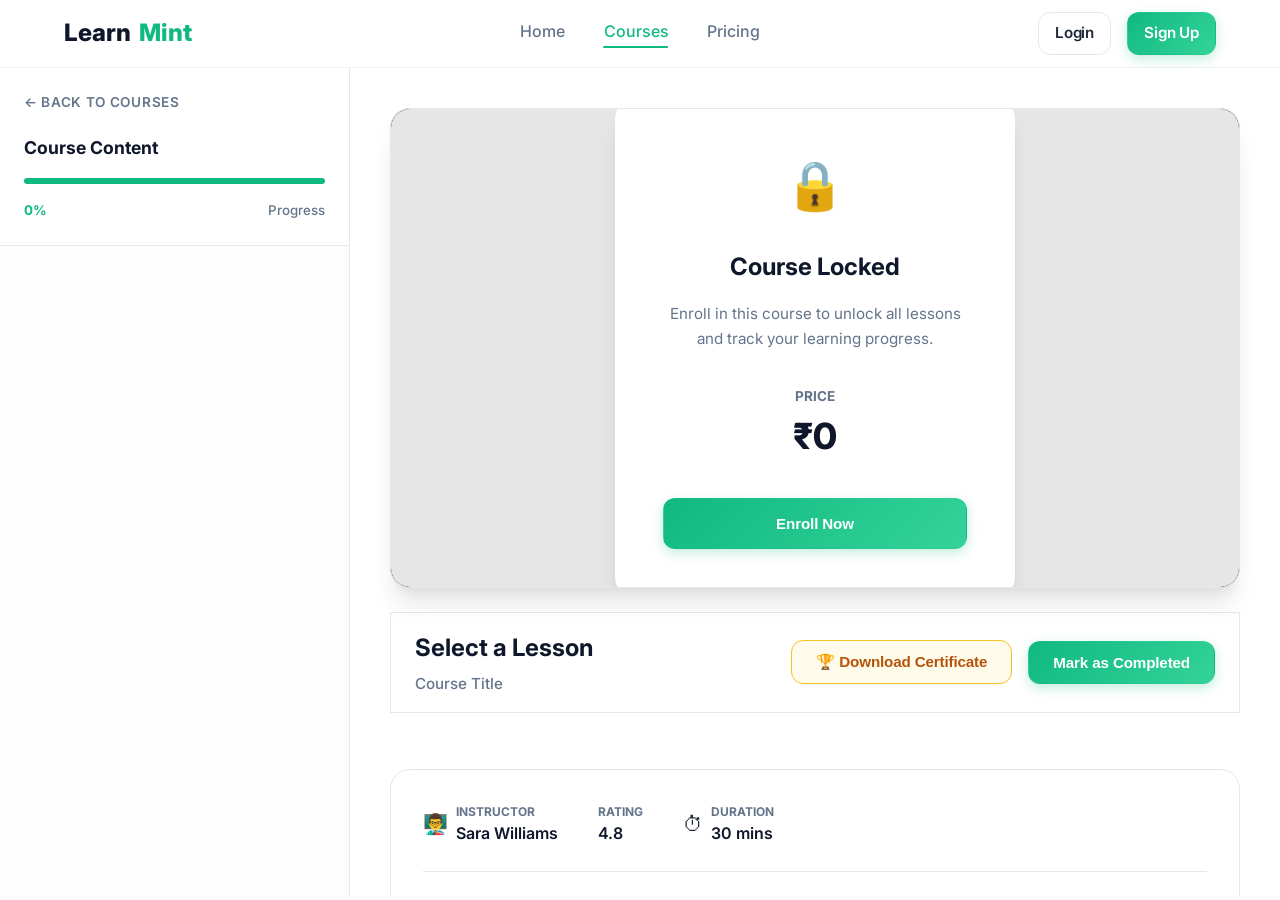
<file: html/course.html>
<!DOCTYPE html>
<html lang="en">

<head>
    <meta charset="UTF-8">
    <meta name="viewport" content="width=device-width, initial-scale=1.0">
    <title>Course Viewer - LearnMint</title>
    <link rel="stylesheet" href="../css/style.css">
</head>

<body>
    <nav class="navbar">
        <div class="nav-container">
            <a href="index.html" class="logo">Learn<span>Mint</span></a>
            <div class="nav-links" id="nav-links">
                <!-- dynamic navbar -->
            </div>
            <div class="nav-auth" id="nav-auth"></div>
            <div class="nav-toggle" id="menu-toggle">☰</div>
        </div>
    </nav>

    <div class="viewer-container">
        <!-- sidebar -->
        <aside class="lesson-sidebar">
            <div class="sidebar-header">
                <a href="courses.html" class="sidebar-back-link">
                    ← Back to Courses
                </a>
                <h3 id="sidebar-course-title" class="sidebar-course-title">Course Content</h3>
                <div class="progress-container progress-bar-thin">
                    <div class="progress-bar" id="course-progress-bar"></div>
                </div>
                <div class="progress-row">
                    <small id="progress-percentage" class="progress-pct">0%</small>
                    <small class="progress-label">Progress</small>
                </div>
            </div>
            <div class="lesson-list" id="lesson-list">
                <!-- lesson list -->
            </div>
        </aside>

        <!-- video area -->
        <main class="video-area">
            <div class="video-player-container">
                <!-- enrollment overlay -->
                <div id="enroll-overlay" class="enroll-overlay">
                    <div class="enroll-box">
                        <div class="enroll-icon">🔒</div>
                        <h2 class="enroll-heading">Course Locked</h2>
                        <p class="enroll-text">Enroll in this course to unlock all lessons and track your learning
                            progress.</p>
                        <div class="enroll-price-wrap">
                            <span class="enroll-price-label">Price</span>
                            <div id="enroll-price" class="enroll-price-value">₹0</div>
                        </div>
                        <button onclick="enrollNow()" class="btn btn-primary enroll-btn">Enroll Now</button>
                    </div>
                </div>

                <iframe id="video-player-frame" frameborder="0" allowfullscreen></iframe>
            </div>

            <div class="player-controls">
                <div>
                    <h2 id="active-lesson-title" class="active-lesson-title">Select a Lesson</h2>
                    <p id="course-title" class="course-title-sub">Course Title</p>
                </div>
                <div class="controls-btn-row">
                    <button id="certificate-btn" onclick="showCertificateViewer()"
                        class="btn btn-outline cert-btn-gold">
                        🏆 Download Certificate
                    </button>
                    <button id="mark-completed-btn" onclick="markAsCompleted()" class="btn btn-primary">Mark as
                        Completed</button>
                </div>
            </div>

            <section class="course-info-section">
                <div class="course-info-row">
                    <div class="info-item">
                        <span class="info-icon">👨‍🏫</span>
                        <div>
                            <p class="info-label">Instructor</p>
                            <p id="course-instructor" class="info-value">Sara Williams</p>
                        </div>
                    </div>
                    <div class="info-item">
                        <div>
                            <p class="info-label">Rating</p>
                            <p id="course-rating" class="info-value">4.8</p>
                        </div>
                    </div>
                    <div class="info-item">
                        <span class="info-icon">⏱</span>
                        <div>
                            <p class="info-label">Duration</p>
                            <p id="course-duration" class="info-value">30 mins</p>
                        </div>
                    </div>
                </div>
                <h3 class="course-about-title">About this Course</h3>
                <p id="course-description" class="course-about-text">
                    Master the essentials of modern development with this intensive micro-course. Designed for busy
                    professionals, you'll learn key skills in under 30 minutes.
                </p>
            </section>

            <!-- instructor profile section -->
            <section class="instructor-profile-section fade-in">
                <h3 class="course-about-title">Instructor Details</h3>
                <div class="instructor-profile-card">
                    <div id="instructor-card-avatar" class="instructor-profile-image avatar-gradient-purple">SW</div>
                    <div class="instructor-profile-details">
                        <h4 id="instructor-card-name" class="instructor-name">Sara Williams</h4>
                        <div id="instructor-card-stats" class="instructor-stats-row">
                            <span class="instructor-stat">⭐ 4.8 Rating</span>
                            <span class="instructor-stat">📚 12 Courses Taught</span>
                        </div>
                        <p id="instructor-card-bio" class="instructor-bio">Senior Web Developer and educator with 10+
                            years of experience
                            building scalable web applications. Passionate about teaching modern web technologies and
                            helping students bridge the gap between theory and practice.</p>
                    </div>
                </div>
            </section>
        </main>
    </div>

    <!-- certificate modal -->
    <div id="certificate-modal" class="cert-modal-overlay">
        <div class="cert-modal-box">
            <button onclick="closeModal()" class="cert-close-btn">
                &times;
            </button>

            <div class="cert-inner-wrap">
                <div class="cert-inner">
                    <div class="cert-watermark">🏆</div>
                    <h1 class="cert-main-title">Certificate</h1>
                    <p class="cert-subtitle">Course Completion</p>

                    <p class="cert-certify-text">This is to certify that</p>
                    <h2 id="cert-user-name" class="cert-user-name">User Name</h2>

                    <p class="cert-fulfilled-text">has successfully fulfilled the requirements for</p>
                    <h3 id="cert-course-title" class="cert-course-title">Course Title</h3>

                    <div style="margin: 1.5rem 0;">
                        <span class="badge badge-completed" style="font-size: 1.2rem; padding: 0.5rem 1rem;">✅ Certified
                            Completion Badge</span>
                    </div>

                    <div class="cert-footer">
                        <div class="cert-date-block">
                            <p class="cert-date-value" id="cert-date">March 04, 2026</p>
                            <p class="cert-date-label">Issue Date</p>
                        </div>
                        <div class="cert-brand-block">
                            <span class="cert-brand-name">Learn<span>Mint</span></span>
                            <p class="cert-brand-label">Official Verification</p>
                        </div>
                    </div>
                </div>
            </div>
            <div class="cert-actions">
                <button class="btn btn-primary cert-download-btn" onclick="window.print()">Download Certificate</button>
                <button class="btn btn-outline" onclick="closeModal()">Close</button>
            </div>
        </div>
    </div>

    <script src="../js/data.js"></script>
    <script src="../js/app.js"></script>
</body>

</html>
</file>
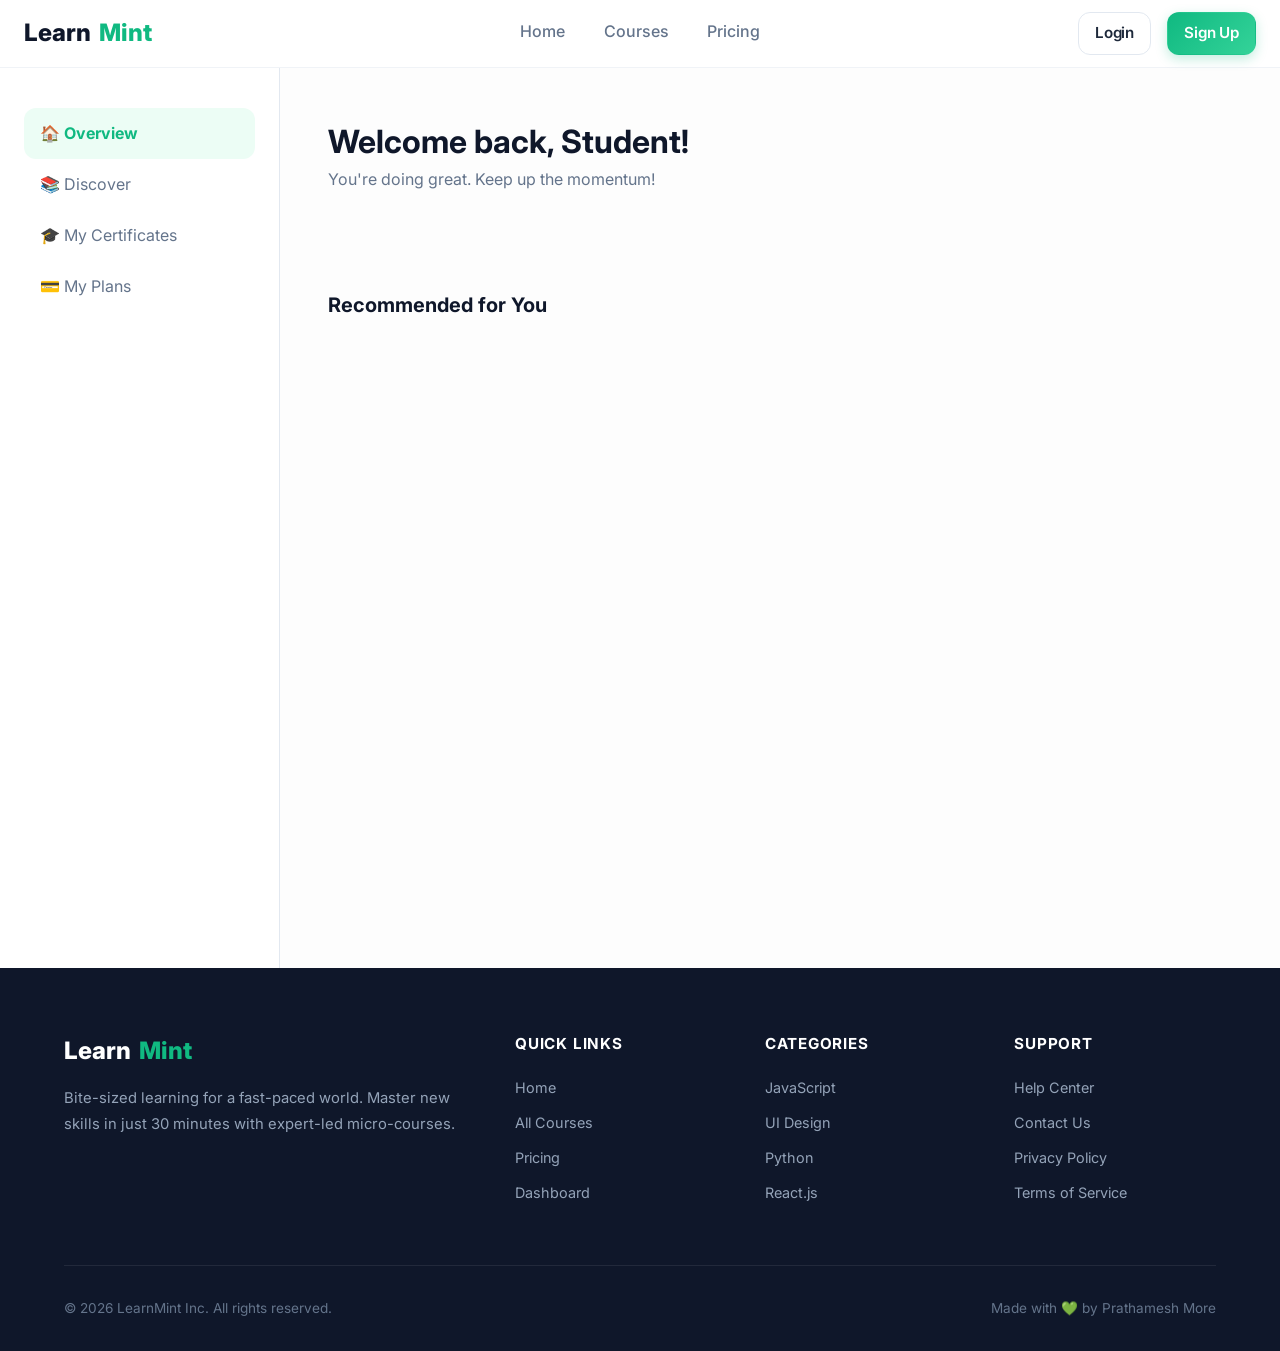
<file: html/dashboard.html>
<!DOCTYPE html>
<html lang="en">

<head>
    <meta charset="UTF-8">
    <meta name="viewport" content="width=device-width, initial-scale=1.0">
    <title>Student Dashboard - LearnMint</title>
    <link rel="stylesheet" href="../css/style.css">
</head>

<body>
    <nav class="navbar dashboard-navbar">
        <div class="nav-container">
            <a href="index.html" class="logo">Learn<span>Mint</span></a>
            <div class="nav-links" id="nav-links">
                <a href="index.html">Home</a>
                <a href="courses.html">Courses</a>
                <a href="pricing.html">Pricing</a>
            </div>
            <div class="nav-auth" id="nav-auth"></div>
            <div class="nav-toggle" id="menu-toggle">☰</div>
        </div>
    </nav>

    <div class="dashboard-layout">
        <!-- sidebar -->
        <aside class="sidebar">
            <nav>
                <ul class="sidebar-nav-list">
                    <li><a href="#" class="sidebar-active-link" onclick="switchDashboardSection('overview', this)">🏠
                            Overview</a></li>
                    <li><a href="courses.html" class="sidebar-link">📚 Discover</a></li>
                    <li><a href="#" class="sidebar-link" onclick="switchDashboardSection('certificates', this)">🎓 My
                            Certificates</a></li>
                    <li><a href="#" class="sidebar-link" onclick="switchDashboardSection('plans', this)">💳 My Plans</a>
                    </li>
                </ul>
            </nav>
        </aside>

        <!-- main content -->
        <main class="main-content">
            <!-- Overview Section -->
            <section id="section-overview" class="dashboard-section active">
                <header class="dashboard-header">
                    <h1 class="dashboard-greeting">Welcome back, <span id="user-name">Student</span>!</h1>
                    <p class="dashboard-subtitle">You're doing great. Keep up the momentum!</p>
                </header>

                <div id="enrolled-courses-container" class="enrolled-grid">
                    <!-- enrolled courses -->
                </div>

                <div style="margin-top: 3rem;">
                    <h2 style="margin-bottom: 1.5rem; color: var(--primary-dark); font-size: 1.25rem;">Recommended for
                        You</h2>
                    <div id="recommended-courses-container" class="enrolled-grid">
                        <!-- recommended courses -->
                    </div>
                </div>
            </section>

            <!-- Certificates Section -->
            <section id="section-certificates" class="dashboard-section">
                <header class="dashboard-header">
                    <h1>My Certificates</h1>
                    <p class="dashboard-subtitle">Your achievements and certifications.</p>
                </header>
                <div id="certificates-container" class="enrolled-grid">
                    <!-- certificates -->
                </div>
            </section>

            <!-- Plans Section -->
            <section id="section-plans" class="dashboard-section">
                <header class="dashboard-header">
                    <h1>My Plan</h1>
                    <p class="dashboard-subtitle">Manage your subscription and billing.</p>
                </header>
                <div id="plans-container">
                    <!-- plan info -->
                </div>
            </section>
        </main>
    </div>

    <!-- certificate modal -->
    <div id="certificate-modal" class="cert-modal-overlay-dark">
        <div class="cert-modal-simple">
            <button onclick="closeModal()" class="cert-close-simple">&times;</button>

            <div class="cert-content-simple">
                <div class="cert-inner-simple">
                    <h1 class="cert-title-simple">Certificate</h1>
                    <p class="cert-subtitle-simple">Of Achievement</p>

                    <p>This is to certify that</p>
                    <h2 id="cert-user-name" class="cert-name-simple">User Name</h2>

                    <p>has successfully completed the micro-course</p>
                    <h3 id="cert-course-title" class="cert-course-simple">Course Title</h3>

                    <div class="cert-footer-simple">
                        <div>
                            <p class="cert-date-simple" id="cert-date">Date</p>
                            <p class="cert-seal-label">ISSUED DATE</p>
                        </div>
                        <div>
                            <span class="cert-seal-brand">LearnMint</span>
                            <p class="cert-seal-label">OFFICIAL SEAL</p>
                        </div>
                    </div>
                </div>
            </div>
            <div class="cert-actions-simple">
                <button class="btn btn-primary" onclick="window.print()">Download Certificate</button>
            </div>
        </div>
    </div>

    <!-- footer -->
    <footer class="site-footer">
        <div class="footer-grid">
            <div class="footer-brand">
                <h2 class="logo">Learn<span>Mint</span></h2>
                <p>Bite-sized learning for a fast-paced world. Master new skills in just 30 minutes with expert-led
                    micro-courses.</p>
            </div>
            <div class="footer-links-col">
                <h4>Quick Links</h4>
                <a href="index.html">Home</a>
                <a href="courses.html">All Courses</a>
                <a href="pricing.html">Pricing</a>
                <a href="dashboard.html">Dashboard</a>
            </div>
            <div class="footer-links-col">
                <h4>Categories</h4>
                <a href="courses.html">JavaScript</a>
                <a href="courses.html">UI Design</a>
                <a href="courses.html">Python</a>
                <a href="courses.html">React.js</a>
            </div>
            <div class="footer-links-col">
                <h4>Support</h4>
                <a href="#">Help Center</a>
                <a href="#">Contact Us</a>
                <a href="#">Privacy Policy</a>
                <a href="#">Terms of Service</a>
            </div>
        </div>
        <div class="footer-bottom">
            <p>&copy; 2026 LearnMint Inc. All rights reserved.</p>
            <p>Made with 💚 by Prathamesh More</p>
        </div>
    </footer>

    <script src="../js/data.js"></script>
    <script src="../js/app.js"></script>
</body>

</html>
</file>
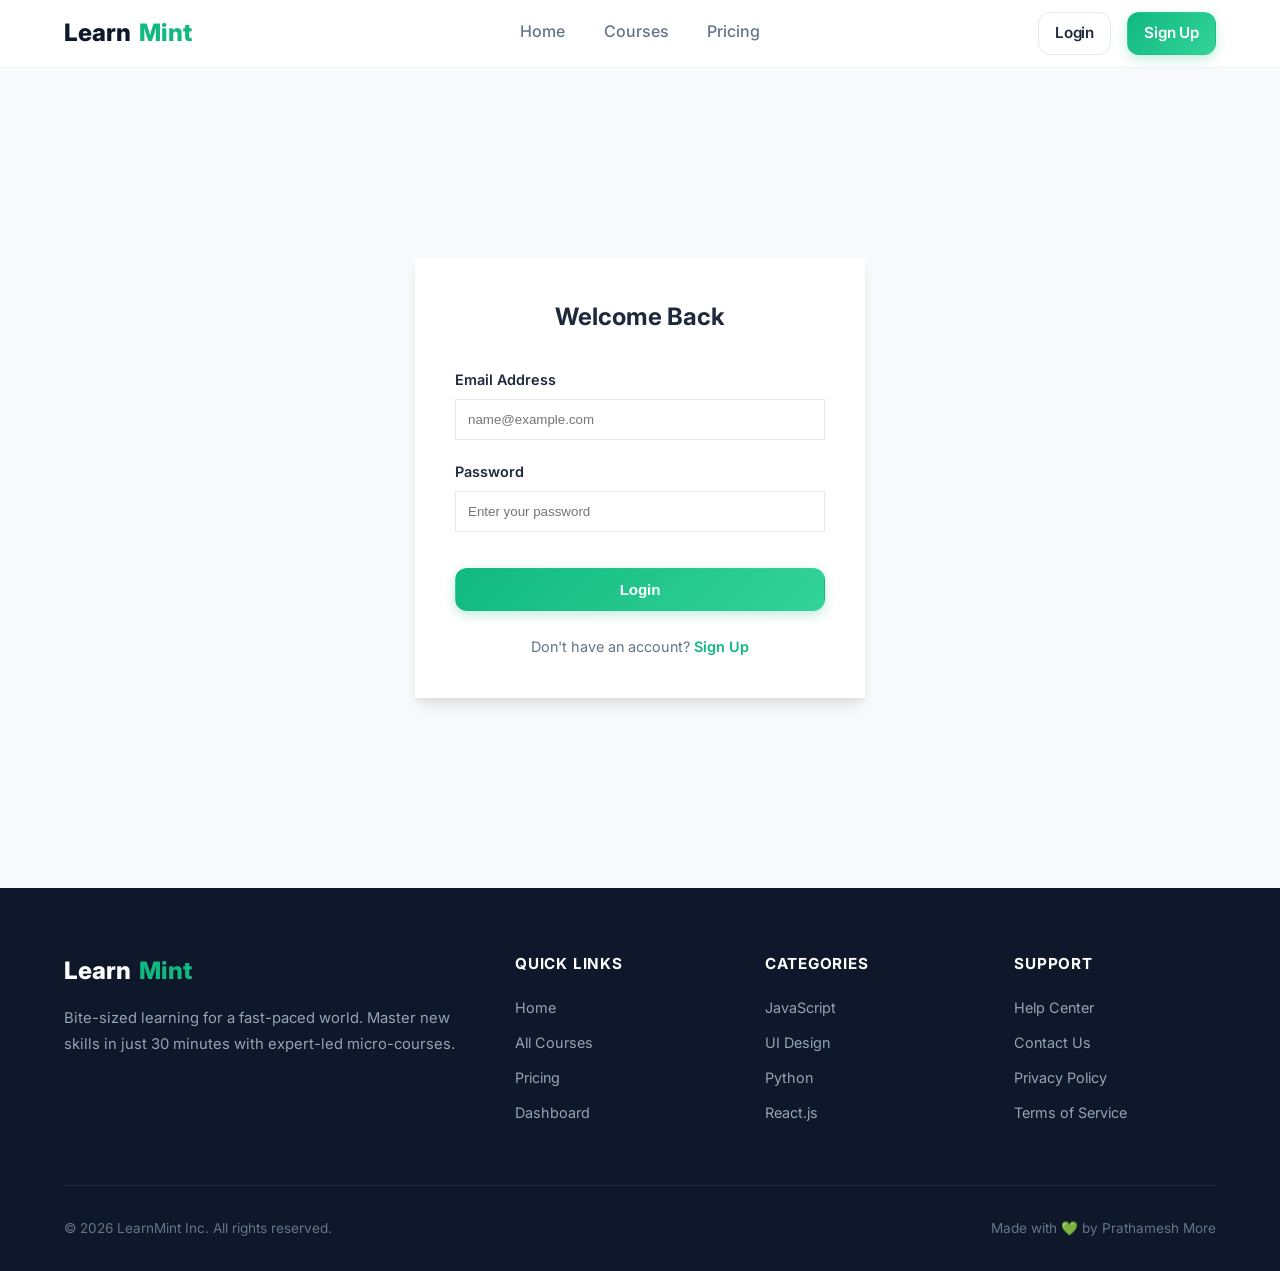
<file: html/login.html>
<!DOCTYPE html>
<html lang="en">

<head>
    <meta charset="UTF-8">
    <meta name="viewport" content="width=device-width, initial-scale=1.0">
    <title>Login - LearnMint</title>
    <link rel="stylesheet" href="../css/style.css">
</head>

<body>
    <nav class="navbar">
        <div class="nav-container">
            <a href="index.html" class="logo">Learn<span>Mint</span></a>
            <div class="nav-links" id="nav-links">
                <a href="index.html">Home</a>
                <a href="courses.html">Courses</a>
                <a href="pricing.html">Pricing</a>
            </div>
            <div class="nav-auth" id="nav-auth"></div>
            <div class="nav-toggle" id="menu-toggle">☰</div>
        </div>
    </nav>

    <!-- Main Auth Container -->
    <div class="auth-container">
        <!-- Login Card -->
        <div class="auth-card">
            <h2 class="text-center auth-heading">Welcome Back</h2>
            <!-- Login Form -->
            <form id="login-form">
                <div class="form-group">
                    <label>Email Address</label>
                    <input type="email" id="login-email" class="form-input" placeholder="name@example.com" required>
                </div>
                <div class="form-group">
                    <label>Password</label>
                    <input type="password" id="login-password" class="form-input" placeholder="Enter your password"
                        required>
                </div>
                <button type="submit" class="btn btn-primary auth-submit-btn">Login</button>
            </form>
            <p class="text-center auth-footer-text">
                Don't have an account? <a href="signup.html" class="auth-footer-link">Sign Up</a>
            </p>
        </div>
    </div>

    <!-- footer -->
    <footer class="site-footer">
        <div class="footer-grid">
            <div class="footer-brand">
                <h2 class="logo">Learn<span>Mint</span></h2>
                <p>Bite-sized learning for a fast-paced world. Master new skills in just 30 minutes with expert-led
                    micro-courses.</p>
            </div>
            <div class="footer-links-col">
                <h4>Quick Links</h4>
                <a href="index.html">Home</a>
                <a href="courses.html">All Courses</a>
                <a href="pricing.html">Pricing</a>
                <a href="dashboard.html">Dashboard</a>
            </div>
            <div class="footer-links-col">
                <h4>Categories</h4>
                <a href="courses.html">JavaScript</a>
                <a href="courses.html">UI Design</a>
                <a href="courses.html">Python</a>
                <a href="courses.html">React.js</a>
            </div>
            <div class="footer-links-col">
                <h4>Support</h4>
                <a href="#">Help Center</a>
                <a href="#">Contact Us</a>
                <a href="#">Privacy Policy</a>
                <a href="#">Terms of Service</a>
            </div>
        </div>
        <div class="footer-bottom">
            <p>&copy; 2026 LearnMint Inc. All rights reserved.</p>
            <p>Made with 💚 by Prathamesh More</p>
        </div>
    </footer>

    <script src="../js/data.js"></script>
    <script src="../js/app.js"></script>
</body>

</html>
</file>
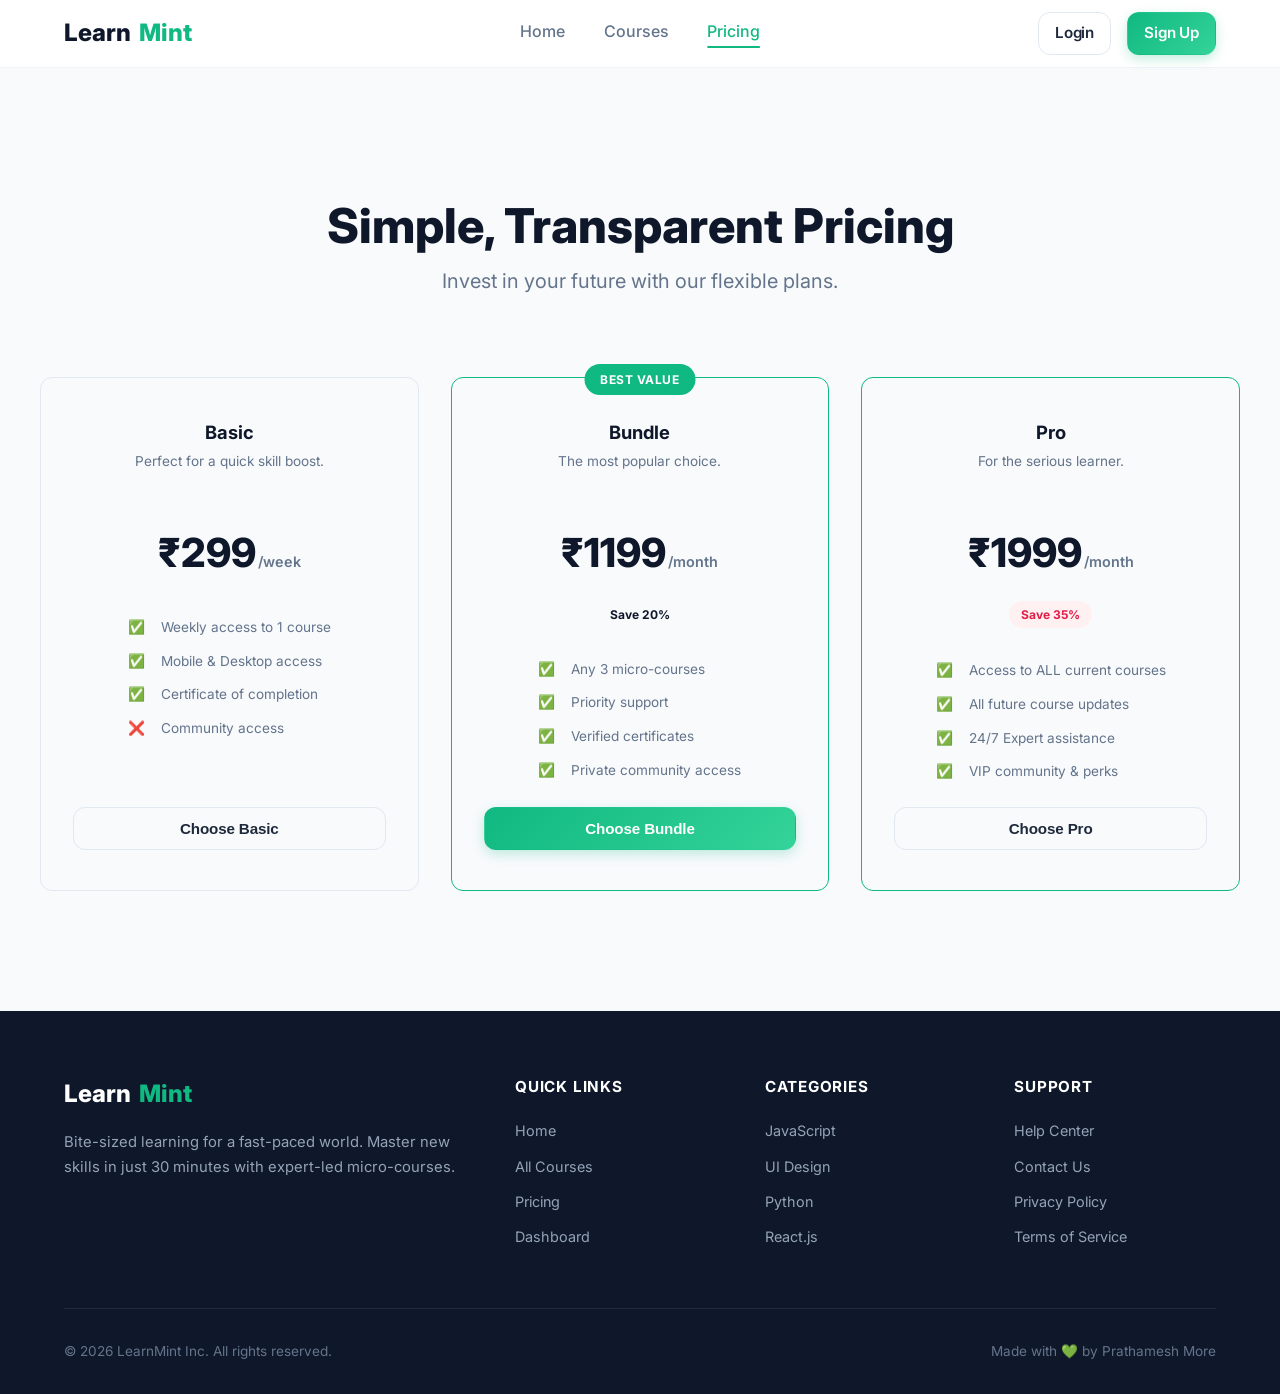
<file: html/pricing.html>
<!DOCTYPE html>
<html lang="en">

<head>
    <meta charset="UTF-8">
    <meta name="viewport" content="width=device-width, initial-scale=1.0">
    <title>Pricing - LearnMint</title>
    <link rel="stylesheet" href="../css/style.css">
</head>

<body>
    <nav class="navbar">
        <div class="nav-container">
            <a href="index.html" class="logo">Learn<span>Mint</span></a>
            <div class="nav-links" id="nav-links">
                <a href="index.html">Home</a>
                <a href="courses.html">Courses</a>
                <a href="pricing.html" class="active">Pricing</a>
            </div>
            <div class="nav-auth" id="nav-auth"></div>
            <div class="nav-toggle" id="menu-toggle">☰</div>
        </div>
    </nav>

    <main class="section-padding">
        <header class="text-center pricing-header">
            <h1 class="pricing-title">Simple, Transparent Pricing</h1>
            <p class="pricing-subtitle">Invest in your future with our flexible plans.</p>
        </header>

        <div class="pricing-grid" style="align-items: stretch; gap: 2rem;">
            <!-- basic plan -->
            <div class="pricing-card"
                style="border: 1px solid #e2e8f0; box-shadow: none; border-radius: 12px; padding: 2.5rem 2rem; background: transparent; text-align: center; display: flex; flex-direction: column;">
                <h3 style="color: #0f172a; margin: 0 0 0.25rem 0; font-size: 1.15rem;">Basic</h3>
                <p class="courses-subtitle" style="margin: 0 0 1.5rem 0; font-size: 0.85rem; color: #64748b;">Perfect
                    for a quick skill boost.</p>
                <div class="price"
                    style="margin-bottom: 2rem; font-size: 2.5rem; font-weight: 800; color: #0f172a; display: flex; justify-content: center; align-items: baseline;">
                    ₹299<span
                        style="font-size: 0.9rem; color: #64748b; font-weight: 600; margin-left: 2px;">/week</span>
                </div>
                <!-- empty spacer to keep UL pushed down evenly if needed, but flex-grow on UL handles it -->
                <ul class="feature-list"
                    style="text-align: left; margin: 0 auto; display: block; width: fit-content; padding: 0; flex-grow: 1;">
                    <li style="margin-bottom: 0.75rem; font-size: 0.85rem; color: #64748b;"><span
                            style="color: #22c55e; margin-right: 8px;">✅</span>Weekly access to 1 course</li>
                    <li style="margin-bottom: 0.75rem; font-size: 0.85rem; color: #64748b;"><span
                            style="color: #22c55e; margin-right: 8px;">✅</span>Mobile & Desktop access</li>
                    <li style="margin-bottom: 0.75rem; font-size: 0.85rem; color: #64748b;"><span
                            style="color: #22c55e; margin-right: 8px;">✅</span>Certificate of completion</li>
                    <li style="margin-bottom: 0; font-size: 0.85rem; color: #64748b;"><span
                            style="color: #ef4444; margin-right: 8px;">❌</span>Community access</li>
                </ul>
                <button onclick="handlePlanSelection('Basic')" class="btn btn-outline"
                    style="width: 100%; margin-top: 1.5rem;">Choose Basic</button>
            </div>

            <!-- bundle plan -->
            <div class="pricing-card popular"
                style="border: 1px solid var(--primary-mint); box-shadow: none; border-radius: 12px; padding: 2.5rem 2rem; background: #f8fafc; text-align: center; position: relative; display: flex; flex-direction: column;">
                <div class="badge-popular"
                    style="position: absolute; top: -14px; left: 50%; transform: translateX(-50%); background: var(--primary-mint); color: white; padding: 6px 16px; border-radius: 9999px; font-size: 0.75rem; font-weight: 700; letter-spacing: 0.5px; white-space: nowrap;">
                    BEST VALUE</div>
                <h3 style="color: #0f172a; margin: 0 0 0.25rem 0; font-size: 1.15rem;">Bundle</h3>
                <p class="courses-subtitle" style="margin: 0 0 1.5rem 0; font-size: 0.85rem; color: #64748b;">The most
                    popular choice.</p>
                <div class="price"
                    style="margin-bottom: 1rem; font-size: 2.5rem; font-weight: 800; color: #0f172a; display: flex; justify-content: center; align-items: baseline;">
                    ₹1199<span
                        style="font-size: 0.9rem; color: #64748b; font-weight: 600; margin-left: 2px;">/month</span>
                </div>
                <div style="margin-bottom: 2rem;">
                    <div class="discount-label"
                        style="display: inline-block; background: transparent; color: #0f172a; font-size: 0.75rem; font-weight: 700;">
                        Save 20%
                    </div>
                </div>
                <ul class="feature-list"
                    style="text-align: left; margin: 0 auto; display: block; width: fit-content; padding: 0; flex-grow: 1;">
                    <li style="margin-bottom: 0.75rem; font-size: 0.85rem; color: #64748b;"><span
                            style="color: #22c55e; margin-right: 8px;">✅</span>Any 3 micro-courses</li>
                    <li style="margin-bottom: 0.75rem; font-size: 0.85rem; color: #64748b;"><span
                            style="color: #22c55e; margin-right: 8px;">✅</span>Priority support</li>
                    <li style="margin-bottom: 0.75rem; font-size: 0.85rem; color: #64748b;"><span
                            style="color: #22c55e; margin-right: 8px;">✅</span>Verified certificates</li>
                    <li style="margin-bottom: 0; font-size: 0.85rem; color: #64748b;"><span
                            style="color: #22c55e; margin-right: 8px;">✅</span>Private community access</li>
                </ul>
                <button onclick="handlePlanSelection('Bundle')" class="btn btn-primary"
                    style="width: 100%; margin-top: 1.5rem;">Choose Bundle</button>
            </div>

            <!-- pro plan -->
            <div class="pricing-card"
                style="border: 1px solid var(--primary-mint); box-shadow: none; border-radius: 12px; padding: 2.5rem 2rem; background: transparent; text-align: center; display: flex; flex-direction: column;">
                <h3 style="color: #0f172a; margin: 0 0 0.25rem 0; font-size: 1.15rem;">Pro</h3>
                <p class="courses-subtitle" style="margin: 0 0 1.5rem 0; font-size: 0.85rem; color: #64748b;">For the
                    serious learner.</p>
                <div class="price"
                    style="margin-bottom: 1rem; font-size: 2.5rem; font-weight: 800; color: #0f172a; display: flex; justify-content: center; align-items: baseline;">
                    ₹1999<span
                        style="font-size: 0.9rem; color: #64748b; font-weight: 600; margin-left: 2px;">/month</span>
                </div>
                <div style="margin-bottom: 2rem;">
                    <div class="discount-label"
                        style="display: inline-block; background: #fff1f2; color: #e11d48; padding: 4px 12px; border-radius: 9999px; font-size: 0.75rem; font-weight: 700;">
                        Save 35%
                    </div>
                </div>
                <ul class="feature-list"
                    style="text-align: left; margin: 0 auto; display: block; width: fit-content; padding: 0; flex-grow: 1;">
                    <li style="margin-bottom: 0.75rem; font-size: 0.85rem; color: #64748b;"><span
                            style="color: #22c55e; margin-right: 8px;">✅</span>Access to ALL current courses</li>
                    <li style="margin-bottom: 0.75rem; font-size: 0.85rem; color: #64748b;"><span
                            style="color: #22c55e; margin-right: 8px;">✅</span>All future course updates</li>
                    <li style="margin-bottom: 0.75rem; font-size: 0.85rem; color: #64748b;"><span
                            style="color: #22c55e; margin-right: 8px;">✅</span>24/7 Expert assistance</li>
                    <li style="margin-bottom: 0; font-size: 0.85rem; color: #64748b;"><span
                            style="color: #22c55e; margin-right: 8px;">✅</span>VIP community & perks</li>
                </ul>
                <button onclick="handlePlanSelection('Pro')" class="btn btn-outline"
                    style="width: 100%; margin-top: 1.5rem;">Choose Pro</button>
            </div>
        </div>


    </main>

    <!-- footer -->
    <footer class="site-footer">
        <div class="footer-grid">
            <div class="footer-brand">
                <h2 class="logo">Learn<span>Mint</span></h2>
                <p>Bite-sized learning for a fast-paced world. Master new skills in just 30 minutes with expert-led
                    micro-courses.</p>
            </div>
            <div class="footer-links-col">
                <h4>Quick Links</h4>
                <a href="index.html">Home</a>
                <a href="courses.html">All Courses</a>
                <a href="pricing.html">Pricing</a>
                <a href="dashboard.html">Dashboard</a>
            </div>
            <div class="footer-links-col">
                <h4>Categories</h4>
                <a href="courses.html">JavaScript</a>
                <a href="courses.html">UI Design</a>
                <a href="courses.html">Python</a>
                <a href="courses.html">React.js</a>
            </div>
            <div class="footer-links-col">
                <h4>Support</h4>
                <a href="#">Help Center</a>
                <a href="#">Contact Us</a>
                <a href="#">Privacy Policy</a>
                <a href="#">Terms of Service</a>
            </div>
        </div>
        <div class="footer-bottom">
            <p>&copy; 2026 LearnMint Inc. All rights reserved.</p>
            <p>Made with 💚 by Prathamesh More</p>
        </div>
    </footer>

    <script src="../js/data.js"></script>
    <script src="../js/app.js"></script>
</body>

</html>
</file>
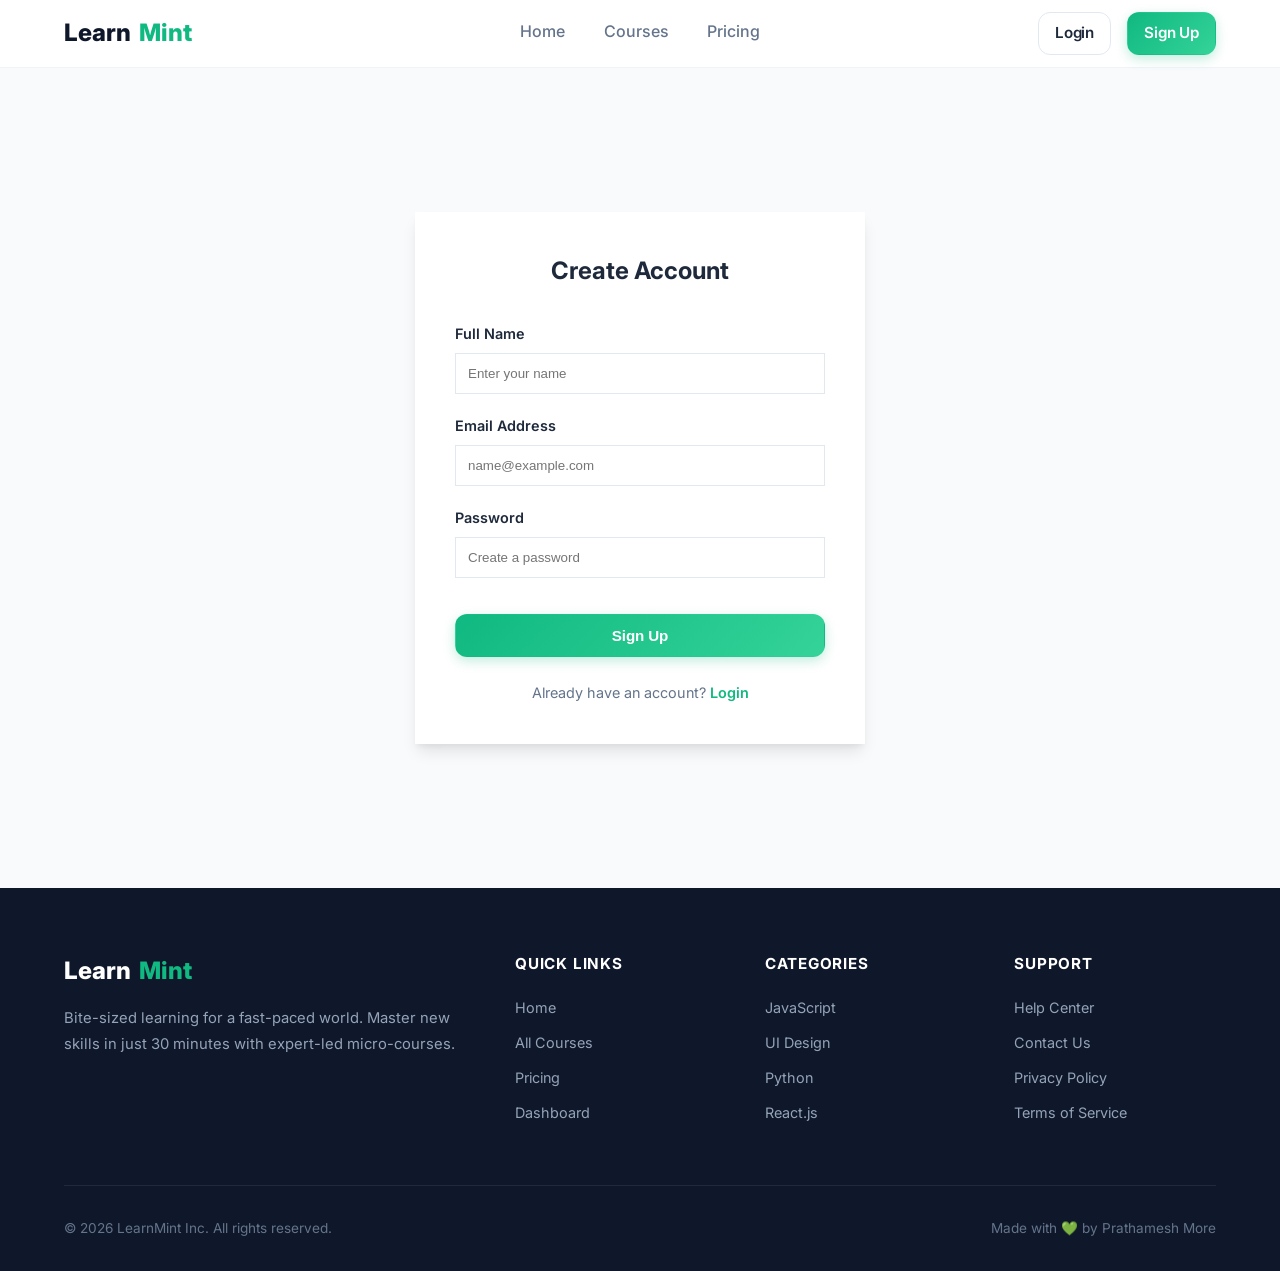
<file: html/signup.html>
<!DOCTYPE html>
<html lang="en">

<head>
    <meta charset="UTF-8">
    <meta name="viewport" content="width=device-width, initial-scale=1.0">
    <title>Sign Up - LearnMint</title>
    <link rel="stylesheet" href="../css/style.css">
</head>

<body>
    <nav class="navbar">
        <div class="nav-container">
            <a href="index.html" class="logo">Learn<span>Mint</span></a>
            <div class="nav-links" id="nav-links">
                <a href="index.html">Home</a>
                <a href="courses.html">Courses</a>
                <a href="pricing.html">Pricing</a>
            </div>
            <div class="nav-auth" id="nav-auth"></div>
            <div class="nav-toggle" id="menu-toggle">☰</div>
        </div>
    </nav>

    <!-- Main Auth Container -->
    <div class="auth-container">
        <!-- Signup Card -->
        <div class="auth-card">
            <h2 class="text-center auth-heading">Create Account</h2>
            <!-- Registration Form -->
            <form id="signup-form">
                <div class="form-group">
                    <label>Full Name</label>
                    <input type="text" id="signup-name" class="form-input" placeholder="Enter your name" required>
                </div>
                <div class="form-group">
                    <label>Email Address</label>
                    <input type="email" id="signup-email" class="form-input" placeholder="name@example.com" required>
                </div>
                <div class="form-group">
                    <label>Password</label>
                    <input type="password" id="signup-password" class="form-input" placeholder="Create a password"
                        required>
                </div>
                <button type="submit" class="btn btn-primary auth-submit-btn">Sign Up</button>
            </form>
            <p class="text-center auth-footer-text">
                Already have an account? <a href="login.html" class="auth-footer-link">Login</a>
            </p>
        </div>
    </div>

    <!-- footer -->
    <footer class="site-footer">
        <div class="footer-grid">
            <div class="footer-brand">
                <h2 class="logo">Learn<span>Mint</span></h2>
                <p>Bite-sized learning for a fast-paced world. Master new skills in just 30 minutes with expert-led
                    micro-courses.</p>
            </div>
            <div class="footer-links-col">
                <h4>Quick Links</h4>
                <a href="index.html">Home</a>
                <a href="courses.html">All Courses</a>
                <a href="pricing.html">Pricing</a>
                <a href="dashboard.html">Dashboard</a>
            </div>
            <div class="footer-links-col">
                <h4>Categories</h4>
                <a href="courses.html">JavaScript</a>
                <a href="courses.html">UI Design</a>
                <a href="courses.html">Python</a>
                <a href="courses.html">React.js</a>
            </div>
            <div class="footer-links-col">
                <h4>Support</h4>
                <a href="#">Help Center</a>
                <a href="#">Contact Us</a>
                <a href="#">Privacy Policy</a>
                <a href="#">Terms of Service</a>
            </div>
        </div>
        <div class="footer-bottom">
            <p>&copy; 2026 LearnMint Inc. All rights reserved.</p>
            <p>Made with 💚 by Prathamesh More</p>
        </div>
    </footer>

    <script src="../js/data.js"></script>
    <script src="../js/app.js"></script>
</body>

</html>
</file>
<file: css/style.css>
/* design system */
@import url('https://fonts.googleapis.com/css2?family=Inter:wght@300;400;500;600;700&display=swap');

:root {
    --primary-mint: #10B981;
    --primary-dark: #0f172a;
    --accent-mint: #34d399;
    --mint-soft: #ecfdf5;
    --mint-glass: rgba(16, 185, 129, 0.1);
    --white: #ffffff;
    --bg-light: #f8fafc;
    --text-main: #1e293b;
    --text-muted: #64748b;
    --border-gray: #e2e8f0;
    --shadow-sm: 0 1px 2px rgba(0, 0, 0, 0.05);
    --shadow-md: 0 4px 6px -1px rgba(0, 0, 0, 0.1), 0 2px 4px -1px rgba(0, 0, 0, 0.06);
    --shadow-lg: 0 10px 15px -3px rgba(0, 0, 0, 0.1), 0 4px 6px -2px rgba(0, 0, 0, 0.05);
    --shadow-xl: 0 20px 25px -5px rgba(0, 0, 0, 0.1), 0 10px 10px -5px rgba(0, 0, 0, 0.04);
    --radius-sm: 8px;
    --radius-md: 12px;
    --radius-lg: 20px;
    --transition: all 0.3s cubic-bezier(0.4, 0, 0.2, 1);
}

* {
    margin: 0;
    padding: 0;
    box-sizing: border-box;
}

body {
    font-family: 'Inter', sans-serif;
    background-color: var(--bg-light);
    color: var(--text-main);
    line-height: 1.6;
    overflow-x: hidden;
    animation: fadeIn 0.5s ease-out;
}

@keyframes fadeIn {
    from {
        opacity: 0;
        transform: translateY(20px);
    }

    to {
        opacity: 1;
        transform: translateY(0);
    }
}

@keyframes float {
    0% {
        transform: translateY(0px);
    }

    50% {
        transform: translateY(-10px);
    }

    100% {
        transform: translateY(0px);
    }
}

@keyframes pulse-soft {
    0% {
        box-shadow: 0 0 0 0 rgba(16, 185, 129, 0.4);
    }

    70% {
        box-shadow: 0 0 0 10px rgba(16, 185, 129, 0);
    }

    100% {
        box-shadow: 0 0 0 0 rgba(16, 185, 129, 0);
    }
}

a {
    text-decoration: none;
    color: inherit;
    transition: var(--transition);
}

ul {
    list-style: none;
}

img {
    max-width: 100%;
    display: block;
}

/* hero */
.hero {
    background: radial-gradient(circle at top right, #f0fdf4 0%, #ffffff 100%);
    padding: 120px 0 120px;
    border-bottom: 1px solid var(--border-gray);
    position: relative;
    overflow: hidden;
}

.hero::before {
    content: '';
    position: absolute;
    top: -10%;
    right: -5%;
    width: 400px;
    height: 400px;
    background: var(--mint-soft);
    filter: blur(80px);
    border-radius: 50%;
    z-index: 0;
    opacity: 0.6;
}

.hero-content {
    max-width: 900px;
    margin: 0 auto;
    text-align: center;
    position: relative;
    z-index: 1;
}

.hero h1 {
    font-size: 4.5rem;
    font-weight: 800;
    color: var(--primary-dark);
    line-height: 1.1;
    margin-bottom: 1.5rem;
    letter-spacing: -0.04em;
}

.hero h1 .mark-highlight {
    background: linear-gradient(135deg, #10b981 0%, #34d399 100%);
    -webkit-background-clip: text;
    -webkit-text-fill-color: transparent;
    padding: 0;
    background-clip: text;
    display: inline;
}

.hero h1 .mark-highlight::after {
    display: none;
    /* remove underline for hero specifically */
}

.hero p {
    font-size: 1.25rem;
    color: var(--text-muted);
    margin-bottom: 3rem;
    max-width: 650px;
    margin-left: auto;
    margin-right: auto;
}

/* navbar */
.navbar {
    padding: 0 5%;
    height: 68px;
    background: rgba(255, 255, 255, 0.9);
    backdrop-filter: blur(12px);
    -webkit-backdrop-filter: blur(12px);
    border-bottom: 1px solid rgba(226, 232, 240, 0.5);
    position: sticky;
    top: 0;
    z-index: 1000;
    transition: var(--transition);
    display: flex;
    align-items: center;
}

.nav-container {
    display: flex;
    justify-content: space-between;
    align-items: center;
    width: 100%;
}

/* Nav links sit in center via absolute position to avoid pushing elements on small desktops */
.nav-links {
    position: absolute;
    left: 50%;
    transform: translateX(-50%);
    display: flex;
    align-items: center;
    gap: 2.4rem;
}

/* Auth / profile sits on the right */
.nav-auth {
    display: flex;
    align-items: center;
    gap: 1rem;
}

.navbar:hover {
    background: rgba(255, 255, 255, 0.98);
}

.logo {
    font-size: 1.5rem;
    font-weight: 800;
    color: var(--primary-dark);
    display: flex;
    align-items: center;
    gap: 0.5rem;
}

.logo span {
    color: var(--primary-mint);
}


.nav-links a {
    font-weight: 500;
    color: var(--text-muted);
    position: relative;
    padding-bottom: 3px;
    transition: color 0.2s ease;
}

/* Animated underline using pseudo-element */
.nav-links a::after {
    content: '';
    position: absolute;
    bottom: 0;
    left: 0;
    width: 0;
    height: 2px;
    background: var(--primary-mint);
    border-radius: 2px;
    transition: width 0.25s ease;
}

.nav-links a:hover::after,
.nav-links a.active::after {
    width: 100%;
}

.nav-links a:hover,
.nav-links a.active {
    color: var(--primary-mint);
}

.nav-toggle {
    display: none;
    font-size: 1.5rem;
    cursor: pointer;
}

/* buttons */
.btn {
    /* Flexbox used for button layout */
    display: inline-flex;
    align-items: center;
    justify-content: center;
    padding: 0.75rem 1.5rem;
    border-radius: var(--radius-md);
    /* CSS requirement: border-radius */
    font-weight: 600;
    cursor: pointer;
    transition: var(--transition);
    /* CSS requirement: smooth transitions */
    border: 1px solid transparent;
    font-size: 0.95rem;
    letter-spacing: -0.01em;
}

.btn-primary {
    background: linear-gradient(135deg, var(--primary-mint) 0%, var(--accent-mint) 100%);
    color: var(--white);
    box-shadow: 0 4px 12px rgba(16, 185, 129, 0.25);
}

.btn-primary:hover {
    transform: translateY(-2px);
    box-shadow: 0 6px 20px rgba(16, 185, 129, 0.35);
    filter: brightness(1.05);
}

.btn-outline {
    border: 1.5px solid var(--border-gray);
    color: var(--text-main);
    background: transparent;
}

.btn-outline:hover {
    border-color: var(--primary-mint);
    color: var(--primary-mint);
    background: var(--mint-soft);
    transform: translateY(-2px);
}

.btn-dark {
    background-color: var(--primary-dark);
    color: var(--white);
}

/* cards and grid */
.course-grid {
    display: grid;
    grid-template-columns: repeat(auto-fill, minmax(320px, 1fr));
    gap: 2.5rem;
    justify-content: center;
    max-width: 1280px;
    margin: 0 auto;
    padding: 0 1rem;
}

.course-card {
    background: var(--white);
    border-radius: var(--radius-lg);
    border: 1px solid var(--border-gray);
    overflow: hidden;
    transition: all 0.3s cubic-bezier(0.4, 0, 0.2, 1);
    position: relative;
    display: flex;
    flex-direction: column;
}

.course-card:hover {
    transform: translateY(-8px) scale(1.02);
    box-shadow: 0 15px 30px rgba(0, 0, 0, 0.1), 0 5px 15px rgba(0, 0, 0, 0.05);
    border-color: rgba(16, 185, 129, 0.4);
}

.card-image {
    width: 100%;
    height: 200px;
    object-fit: cover;
    background: #f1f5f9;
    border-bottom: 1px solid var(--border-gray);
    transition: var(--transition);
}

.course-card:hover .card-image {
    transform: scale(1.05);
}

.card-body {
    padding: 1.25rem;
}

.card-tag {
    background: #ecfdf5;
    color: var(--primary-mint);
    padding: 0.2rem 0.6rem;
    border-radius: 6px;
    font-size: 0.75rem;
    font-weight: 700;
    text-transform: uppercase;
    margin-bottom: 0.75rem;
    display: inline-block;
}

.card-title {
    font-size: 1.125rem;
    font-weight: 700;
    margin-bottom: 0.5rem;
    color: var(--primary-dark);
}

.card-meta {
    display: flex;
    justify-content: space-between;
    align-items: center;
    font-size: 0.875rem;
    color: var(--text-muted);
}

/* auth pages */
.auth-container {
    min-height: calc(100vh - 80px);
    display: flex;
    align-items: center;
    justify-content: center;
    padding: 2rem;
}

.auth-card {
    background: var(--white);
    padding: 2.5rem;
    border-radius: var(--radius);
    box-shadow: var(--shadow-lg);
    width: 100%;
    max-width: 450px;
}

.form-group {
    margin-bottom: 1.25rem;
}

.form-group label {
    display: block;
    margin-bottom: 0.5rem;
    font-weight: 600;
    font-size: 0.9rem;
}

.form-input {
    width: 100%;
    padding: 0.75rem;
    border: 1.5px solid var(--border-gray);
    border-radius: var(--radius);
    outline: none;
    transition: var(--transition);
}

.form-input:focus {
    border-color: var(--primary-mint);
    box-shadow: 0 0 0 4px rgba(16, 185, 129, 0.1);
}

/* dashboard */
.dashboard-layout {
    display: flex;
    min-height: 100vh;
}

.sidebar {
    width: 280px;
    background: var(--white);
    border-right: 1px solid var(--border-gray);
    padding: 2.5rem 1.5rem;
    display: flex;
    flex-direction: column;
    gap: 2rem;
}

.main-content {
    flex: 1;
    padding: 3rem;
    background: #fdfdfd;
}

.progress-container {
    height: 10px;
    background: var(--border-gray);
    border-radius: 10px;
    overflow: hidden;
    margin: 1rem 0;
}

.progress-bar {
    height: 100%;
    background: var(--primary-mint);
    transition: width 0.6s cubic-bezier(0.4, 0, 0.2, 1);
}

/* course viewer */
.viewer-container {
    display: grid;
    grid-template-columns: 350px 1fr;
    height: calc(100vh - 72px);
    background: #fff;
    max-width: 1600px;
    margin: 0 auto;
}

.lesson-sidebar {
    background: #fdfdfd;
    border-right: 1px solid var(--border-gray);
    display: flex;
    flex-direction: column;
    overflow-y: auto;
}

.sidebar-header {
    padding: 1.5rem;
    border-bottom: 1px solid var(--border-gray);
    background: #fff;
}

.lesson-list {
    flex: 1;
}

.lesson-item {
    padding: 1.25rem 1.5rem;
    border-bottom: 1px solid rgba(241, 245, 249, 0.8);
    cursor: pointer;
    display: flex;
    align-items: center;
    gap: 1rem;
    transition: var(--transition);
    position: relative;
    color: var(--text-main);
    font-size: 0.95rem;
}

.lesson-item:hover:not(.locked) {
    background: var(--bg-light);
    padding-left: 1.75rem;
}

.lesson-item.active {
    background: var(--mint-soft);
    border-left: 4px solid var(--primary-mint);
    color: var(--primary-dark);
    font-weight: 600;
}

.lesson-item.locked {
    cursor: not-allowed;
    opacity: 0.4;
    background: #fafafa;
}

.lesson-icon {
    font-size: 1.1rem;
}

.lesson-check {
    margin-left: auto;
    color: var(--primary-mint);
    display: none;
}

.lesson-item.completed .lesson-check {
    display: block;
}

.video-area {
    padding: 2.5rem;
    overflow-y: auto;
    display: flex;
    flex-direction: column;
    gap: 1.5rem;
}

.video-player-container {
    position: relative;
    padding-bottom: 56.25%;
    /* 16:9 ratio */
    height: 0;
    overflow: hidden;
    border-radius: var(--radius-lg);
    box-shadow: var(--shadow-xl);
    background: #000;
    border: 1px solid var(--border-gray);
}

.video-player-container iframe {
    position: absolute;
    top: 0;
    left: 0;
    width: 100%;
    height: 100%;
}

.profile-container {
    position: relative;
    display: flex;
    align-items: center;
    gap: 1rem;
    margin-left: auto;
    /* pushes profile to far right */
}

.profile-trigger {
    width: 40px;
    height: 40px;
    background: var(--primary-mint);
    color: white;
    border-radius: 50%;
    display: flex;
    align-items: center;
    justify-content: center;
    font-weight: 700;
    cursor: pointer;
    font-size: 1rem;
    transition: var(--transition);
}

.profile-trigger:hover {
    transform: scale(1.05);
    box-shadow: var(--shadow-md);
}

.profile-dropdown {
    position: absolute;
    top: calc(100% + 10px);
    right: 0;
    background: white;
    width: 200px;
    border-radius: var(--radius);
    box-shadow: var(--shadow-lg);
    border: 1px solid var(--border-gray);
    display: none;
    flex-direction: column;
    padding: 0.5rem;
    animation: fadeIn 0.2s ease;
}

.profile-dropdown.active {
    display: flex;
}

.profile-dropdown a,
.profile-dropdown button {
    padding: 0.75rem 1rem;
    text-align: left;
    color: var(--text-main);
    border-radius: 8px;
    transition: var(--transition);
    font-size: 0.9rem;
    background: none;
    border: none;
    cursor: pointer;
    width: 100%;
}

.profile-dropdown a:hover,
.profile-dropdown button:hover {
    background: var(--bg-light);
    color: var(--primary-mint);
}

.profile-dropdown .logout-btn:hover {
    color: var(--danger);
}

.player-controls {
    display: flex;
    justify-content: space-between;
    align-items: center;
    background: var(--white);
    padding: 1rem 1.5rem;
    border-radius: var(--radius);
    border: 1px solid var(--border-gray);
}

/* enrollment overlay */
.enroll-overlay {
    position: absolute;
    top: 0;
    left: 0;
    width: 100%;
    height: 100%;
    background: rgba(255, 255, 255, 0.9);
    display: flex;
    flex-direction: column;
    align-items: center;
    justify-content: center;
    z-index: 10;
    padding: 2rem;
    text-align: center;
}

/* badges */
.badge {
    padding: 0.25rem 0.75rem;
    border-radius: 9999px;
    font-size: 0.75rem;
    font-weight: 700;
}

.badge-mint {
    background: var(--mint-soft);
    color: var(--primary-mint);
}

.badge-completed {
    background: #dcfce7;
    color: #15803d;
}

/* modal styles */
.completion-banner {
    background: var(--primary-mint);
    color: white;
    padding: 2rem;
    border-radius: var(--radius);
    text-align: center;
    margin-top: 2rem;
    animation: slideUp 0.5s ease-out;
}

@keyframes slideUp {
    from {
        transform: translateY(20px);
        opacity: 0;
    }

    to {
        transform: translateY(0);
        opacity: 1;
    }
}

/* responsive */
@media (max-width: 768px) {
    .nav-links {
        display: none;
        position: absolute;
        top: 100%;
        left: 0;
        transform: none;
        width: 100%;
        background: var(--white);
        flex-direction: column;
        padding: 1.5rem;
        border-bottom: 1px solid var(--border-gray);
    }

    .nav-links.active {
        display: flex;
    }

    .nav-container {
        justify-content: flex-start;
    }

    .nav-auth {
        margin-left: auto;
    }

    .nav-toggle {
        display: block;
        margin-left: 1rem;
    }

    .dashboard-layout {
        flex-direction: column;
    }

    .sidebar {
        width: 100%;
        border-right: none;
        border-bottom: 1px solid var(--border-gray);
    }
}

/* utility */
.container {
    max-width: 1400px;
    margin: 0 auto;
    padding: 0 4%;
}

.section-padding {
    padding: 120px 0;
}

.text-center {
    text-align: center;
}

.mb-2 {
    margin-bottom: 2rem;
}

/* landing page */

/* hero badge */
.hero-badge {
    display: inline-block;
    background: var(--mint-soft);
    color: var(--primary-mint);
    padding: 0.5rem 1.25rem;
    border-radius: 9999px;
    font-size: 0.875rem;
    font-weight: 600;
    margin-bottom: 1.5rem;
    border: 1px solid rgba(16, 185, 129, 0.2);
    animation: pulse-soft 2s infinite;
}

/* section headings */
.section-heading {
    font-size: 2.5rem;
    font-weight: 800;
    text-align: center;
    margin-bottom: 1rem;
    color: var(--primary-dark);
    letter-spacing: -0.02em;
}

.section-subheading {
    text-align: center;
    color: var(--text-muted);
    font-size: 1.125rem;
    margin-bottom: 3rem;
    max-width: 600px;
    margin-left: auto;
    margin-right: auto;
}

/* stats bar */
.stats-bar {
    max-width: 1100px;
    margin: -60px auto 4rem auto;
    display: flex;
    justify-content: space-around;
    align-items: center;
    gap: 2rem;
    padding: 3rem 2rem;
    background: linear-gradient(135deg, var(--primary-mint) 0%, #059669 100%);
    border-radius: var(--radius-lg);
    box-shadow: var(--shadow-xl);
    position: relative;
    z-index: 5;
    flex-wrap: wrap;
}

.stat-item {
    text-align: center;
    min-width: 140px;
}

.stat-number {
    font-size: 2.75rem;
    font-weight: 800;
    color: var(--white);
    display: inline;
    letter-spacing: -0.02em;
}

.stat-suffix {
    font-size: 1.75rem;
    font-weight: 700;
    color: var(--white);
}

.stat-label {
    display: block;
    color: var(--mint-soft);
    font-size: 0.875rem;
    font-weight: 500;
    margin-top: 0.25rem;
    text-transform: uppercase;
    letter-spacing: 0.05em;
}

/* how it works */
.how-it-works {
    background: var(--white);
}

.steps-grid {
    display: flex;
    align-items: center;
    justify-content: center;
    gap: 1.5rem;
    max-width: 1100px;
    margin: 0 auto;
    flex-wrap: wrap;
}

.step-card {
    background: var(--bg-light);
    border: 1px solid var(--border-gray);
    border-radius: var(--radius-lg);
    padding: 2.5rem 2rem;
    text-align: center;
    flex: 1;
    min-width: 260px;
    max-width: 320px;
    position: relative;
    transition: var(--transition);
}

.step-card:hover {
    transform: translateY(-8px);
    box-shadow: var(--shadow-lg);
    border-color: rgba(16, 185, 129, 0.3);
}

.step-icon {
    font-size: 2.5rem;
    margin-bottom: 1rem;
}

.step-number {
    font-size: 0.75rem;
    font-weight: 800;
    color: var(--primary-mint);
    text-transform: uppercase;
    letter-spacing: 0.15em;
    margin-bottom: 0.75rem;
}

.step-card h3 {
    font-size: 1.25rem;
    font-weight: 700;
    margin-bottom: 0.75rem;
    color: var(--primary-dark);
}

.step-card p {
    color: var(--text-muted);
    font-size: 0.925rem;
    line-height: 1.6;
}

.step-connector {
    font-size: 1.5rem;
    color: var(--primary-mint);
    font-weight: 700;
}

/* category tags */
.categories-section {
    background: var(--white);
}

.categories-grid {
    display: flex;
    justify-content: center;
    gap: 1rem;
    flex-wrap: wrap;
    max-width: 900px;
    margin: 2rem auto 0;
}

.category-tag {
    display: flex;
    flex-direction: column;
    align-items: center;
    gap: 0.5rem;
    padding: 1.5rem 2rem;
    background: var(--bg-light);
    border: 1px solid var(--border-gray);
    border-radius: var(--radius-md);
    transition: var(--transition);
    min-width: 130px;
    cursor: pointer;
}

.category-tag:hover {
    transform: translateY(-6px);
    box-shadow: var(--shadow-md);
    border-color: var(--primary-mint);
    background: var(--mint-soft);
}

.category-icon {
    font-size: 2rem;
}

.category-name {
    font-weight: 700;
    font-size: 0.95rem;
    color: var(--primary-dark);
}

.category-count {
    font-size: 0.8rem;
    color: var(--text-muted);
}

/* instructors */
.instructors-section {
    background: var(--bg-light);
}

.instructors-grid {
    display: grid;
    grid-template-columns: 1fr;
    gap: 2rem;
    max-width: 1100px;
    margin: 0 auto;
}

@media (min-width: 768px) {
    .instructors-grid {
        grid-template-columns: repeat(2, 1fr);
    }
}

@media (min-width: 1024px) {
    .instructors-grid {
        grid-template-columns: repeat(3, 1fr);
    }
}

.instructor-card {
    background: var(--white);
    border: 1px solid var(--border-gray);
    border-radius: var(--radius-lg);
    padding: 2.5rem 2rem;
    text-align: center;
    transition: var(--transition);
}

.instructor-card:hover {
    transform: translateY(-8px);
    box-shadow: var(--shadow-xl);
    border-color: rgba(16, 185, 129, 0.3);
}

.instructor-avatar {
    width: 80px;
    height: 80px;
    border-radius: 50%;
    display: flex;
    align-items: center;
    justify-content: center;
    margin: 0 auto 1.25rem;
    font-size: 1.5rem;
    font-weight: 800;
    color: white;
    box-shadow: var(--shadow-md);
}

.instructor-card h3 {
    font-size: 1.2rem;
    font-weight: 700;
    color: var(--primary-dark);
    margin-bottom: 0.25rem;
}

.instructor-role {
    color: var(--primary-mint);
    font-weight: 600;
    font-size: 0.9rem;
    margin-bottom: 1rem;
}

.instructor-bio {
    color: var(--text-muted);
    font-size: 0.9rem;
    line-height: 1.6;
    margin-bottom: 1.25rem;
}

.instructor-stats {
    display: flex;
    justify-content: center;
    gap: 1.5rem;
    font-size: 0.85rem;
    font-weight: 600;
    color: var(--text-muted);
}

/* testimonials */
.testimonials-section {
    background: var(--white);
}

.testimonials-grid {
    display: grid;
    grid-template-columns: repeat(auto-fit, minmax(300px, 1fr));
    gap: 2rem;
    max-width: 1100px;
    margin: 2rem auto 0;
}

.testimonial-card {
    background: var(--bg-light);
    border: 1px solid var(--border-gray);
    border-radius: var(--radius-lg);
    padding: 2rem;
    transition: var(--transition);
    position: relative;
}

.testimonial-card:hover {
    transform: translateY(-6px);
    box-shadow: var(--shadow-lg);
    border-color: rgba(16, 185, 129, 0.2);
}

.testimonial-stars {
    color: #fbbf24;
    font-size: 1.125rem;
    margin-bottom: 1rem;
    letter-spacing: 2px;
}

.testimonial-text {
    color: var(--text-main);
    font-size: 0.975rem;
    line-height: 1.7;
    margin-bottom: 1.5rem;
    font-style: italic;
}

.testimonial-author {
    display: flex;
    align-items: center;
    gap: 0.75rem;
    margin-bottom: 0.75rem;
}

.author-avatar {
    width: 44px;
    height: 44px;
    border-radius: 50%;
    display: flex;
    align-items: center;
    justify-content: center;
    font-size: 0.85rem;
    font-weight: 800;
    color: white;
    flex-shrink: 0;
}

.testimonial-author strong {
    display: block;
    font-size: 0.95rem;
    color: var(--primary-dark);
}

.testimonial-author span {
    font-size: 0.8rem;
    color: var(--text-muted);
}

.testimonial-course {
    display: inline-block;
    background: var(--mint-soft);
    color: var(--primary-mint);
    padding: 0.25rem 0.75rem;
    border-radius: 9999px;
    font-size: 0.9rem;
    font-weight: 500;
}

/* ==========================================================================
   Pricing Comparison Table (Requirement: Semantic HTML Tables)
   ========================================================================== */
.pricing-table-container {
    max-width: 1000px;
    margin: 3rem auto;
    overflow-x: auto;
}

.comparison-table {
    width: 100%;
    border-collapse: collapse;
    background: var(--bg-card);
    border-radius: var(--radius-lg);
    overflow: hidden;
    box-shadow: var(--shadow-sm);
    text-align: center;
}

.comparison-table th,
.comparison-table td {
    padding: 1.25rem 1rem;
    border-bottom: 1px solid var(--border-gray);
}

.comparison-table th {
    background-color: var(--primary-dark);
    color: var(--text-white);
    font-weight: 600;
    text-transform: uppercase;
    font-size: 0.9rem;
    letter-spacing: 0.5px;
}

.comparison-table tbody tr:hover {
    background-color: #f8fafc;
    /* Subtle hover effect */
}

.comparison-table td:first-child {
    text-align: left;
    font-weight: 600;
    color: var(--primary-dark);
    width: 30%;
}


/* Auth Cards */
.faq-section {
    background: var(--bg-light);
}

.faq-container {
    max-width: 750px;
    margin: 2rem auto 0;
}

.faq-item {
    background: var(--white);
    border: 1px solid var(--border-gray);
    border-radius: var(--radius-md);
    margin-bottom: 0.75rem;
    overflow: hidden;
    transition: var(--transition);
}

.faq-item:hover {
    border-color: rgba(16, 185, 129, 0.3);
}

.faq-question {
    width: 100%;
    padding: 1.25rem 1.5rem;
    display: flex;
    justify-content: space-between;
    align-items: center;
    background: none;
    border: none;
    cursor: pointer;
    font-size: 1rem;
    font-weight: 600;
    color: var(--primary-dark);
    text-align: left;
    font-family: 'Inter', sans-serif;
    transition: var(--transition);
}

.faq-question:hover {
    color: var(--primary-mint);
}

.faq-icon {
    font-size: 1.5rem;
    font-weight: 300;
    color: var(--primary-mint);
    transition: transform 0.3s ease;
    flex-shrink: 0;
    width: 28px;
    text-align: center;
}

.faq-answer {
    max-height: 0;
    overflow: hidden;
    transition: max-height 0.4s ease, padding 0.4s ease;
}

.faq-answer p {
    padding: 0 1.5rem 1.25rem;
    color: var(--text-muted);
    line-height: 1.7;
    font-size: 0.95rem;
}

.faq-item.open .faq-answer {
    max-height: 200px;
}

.faq-item.open .faq-icon {
    transform: rotate(45deg);
}

.faq-item.open {
    border-color: var(--primary-mint);
    box-shadow: 0 0 0 3px rgba(16, 185, 129, 0.08);
}

/* newsletter */
.newsletter-section {
    background: linear-gradient(135deg, var(--primary-dark) 0%, #1e3a5f 100%);
    padding: 5rem 5%;
    text-align: center;
    position: relative;
    overflow: hidden;
}

.newsletter-section::before {
    content: '';
    position: absolute;
    top: -50%;
    right: -20%;
    width: 500px;
    height: 500px;
    background: rgba(16, 185, 129, 0.08);
    border-radius: 50%;
    filter: blur(80px);
}

.newsletter-content {
    position: relative;
    z-index: 1;
    max-width: 600px;
    margin: 0 auto;
}

.newsletter-content h2 {
    font-size: 2.25rem;
    font-weight: 800;
    color: var(--white);
    margin-bottom: 1rem;
}

.newsletter-content p {
    color: #94a3b8;
    font-size: 1.1rem;
    margin-bottom: 2rem;
    line-height: 1.6;
}

.newsletter-form {
    display: flex;
    gap: 0.75rem;
    max-width: 500px;
    margin: 0 auto;
}

.newsletter-input {
    flex: 1;
    padding: 1rem 1.25rem;
    border: 2px solid rgba(255, 255, 255, 0.1);
    border-radius: var(--radius-md);
    background: rgba(255, 255, 255, 0.05);
    color: var(--white);
    font-size: 1rem;
    font-family: 'Inter', sans-serif;
    outline: none;
    transition: var(--transition);
}

.newsletter-input::placeholder {
    color: #64748b;
}

.newsletter-input:focus {
    border-color: var(--primary-mint);
    background: rgba(255, 255, 255, 0.08);
}

.newsletter-btn {
    padding: 1rem 1.75rem !important;
    white-space: nowrap;
    font-size: 1rem;
}

.newsletter-note {
    display: block;
    color: #64748b;
    font-size: 0.825rem;
    margin-top: 1rem;
}

/* footer */
.site-footer {
    background: var(--primary-dark);
    color: #94a3b8;
    padding: 4rem 5% 2rem;
}

.footer-grid {
    display: grid;
    grid-template-columns: 2fr 1fr 1fr 1fr;
    gap: 3rem;
    max-width: 1200px;
    margin: 0 auto;
    padding-bottom: 3rem;
    border-bottom: 1px solid rgba(255, 255, 255, 0.08);
}

.footer-brand p {
    margin-top: 1rem;
    line-height: 1.7;
    font-size: 0.925rem;
}

.footer-brand .logo {
    font-size: 1.5rem;
    color: white;
}

.footer-socials {
    display: flex;
    gap: 0.75rem;
    margin-top: 1.5rem;
}

.social-link {
    width: 38px;
    height: 38px;
    border-radius: 50%;
    background: rgba(255, 255, 255, 0.06);
    border: 1px solid rgba(255, 255, 255, 0.1);
    display: flex;
    align-items: center;
    justify-content: center;
    font-size: 0.85rem;
    color: #94a3b8;
    transition: var(--transition);
    font-weight: 700;
}

.social-link:hover {
    background: var(--primary-mint);
    color: white;
    border-color: var(--primary-mint);
    transform: translateY(-2px);
}

.footer-links-col h4 {
    color: var(--white);
    font-size: 0.95rem;
    font-weight: 700;
    margin-bottom: 1.25rem;
    text-transform: uppercase;
    letter-spacing: 0.05em;
}

.footer-links-col a {
    display: block;
    color: #94a3b8;
    font-size: 0.9rem;
    margin-bottom: 0.75rem;
    transition: var(--transition);
}

.footer-links-col a:hover {
    color: var(--primary-mint);
    padding-left: 4px;
}

.footer-bottom {
    display: flex;
    justify-content: space-between;
    align-items: center;
    padding-top: 2rem;
    font-size: 0.85rem;
    color: #64748b;
    flex-wrap: wrap;
    gap: 1rem;
    max-width: 1200px;
    margin: 0 auto;
}

/* fade-in animation */
.fade-in {
    opacity: 0;
    transform: translateY(30px);
    transition: opacity 0.7s ease-out, transform 0.7s ease-out;
}

.fade-in.visible {
    opacity: 1;
    transform: translateY(0);
}

/* extracted inline styles */

/* hero cta buttons */
.hero-cta-group {
    display: flex;
    gap: 1rem;
    justify-content: center;
    flex-wrap: wrap;
}

.hero-cta-btn {
    padding: 1rem 2rem;
    font-size: 1.1rem;
}

/* mark highlight - clean & minimalist */
.mark-highlight {
    background: transparent;
    color: inherit;
    padding: 0;
    position: relative;
    display: inline;
}

.mark-highlight::after {
    display: none;
    /* remove underlines globally */
}

.mark-highlight-subtle {
    background: rgba(167, 243, 208, 0.3);
    color: inherit;
    padding: 0.05em 0.3em;
    border-radius: 4px;
}

/* browse all wrap */
.browse-all-wrap {
    margin-top: 3rem;
}

/* courses page */

/* filter buttons */
.filter-btn {
    background: white;
    border: 1px solid var(--border-gray);
    padding: 0.5rem 1.25rem;
    border-radius: 50px;
    font-size: 0.9rem;
    cursor: pointer;
    transition: var(--transition);
}

.filter-btn.active,
.filter-btn:hover {
    border-color: var(--primary-mint);
    color: var(--primary-mint);
    background: #ecfdf5;
}

/* courses header */
.courses-header {
    background: #fff;
    padding: 3rem 0;
    border-bottom: 1px solid var(--border-gray);
}

.courses-title {
    font-size: 2.5rem;
    margin-bottom: 1rem;
}

.courses-subtitle {
    color: var(--text-muted);
    margin-bottom: 2.5rem;
}

.search-wrapper {
    margin-bottom: 2rem;
    max-width: 500px;
}

.search-wrapper .form-input {
    padding: 1rem;
}

.filter-row {
    display: flex;
    gap: 1rem;
    flex-wrap: wrap;
}

/* courses main */
.courses-main {
    padding-top: 2rem;
}

/* simple footer */
.simple-footer {
    background: var(--primary-dark);
    color: white;
    padding: 4rem 5%;
    text-align: center;
}

.simple-footer-title {
    margin-bottom: 1rem;
}

.simple-footer-tagline {
    color: #94a3b8;
    margin-bottom: 2rem;
}

/* course viewer page */

/* sidebar back link */
.sidebar-back-link {
    display: flex;
    align-items: center;
    gap: 0.5rem;
    color: var(--text-muted);
    font-size: 0.85rem;
    margin-bottom: 1.25rem;
    font-weight: 600;
    text-transform: uppercase;
    letter-spacing: 0.05em;
}

/* sidebar title */
.sidebar-course-title {
    font-size: 1.1rem;
    margin-bottom: 1rem;
    color: var(--primary-dark);
}

/* thin progress bar */
.progress-bar-thin {
    height: 6px;
    margin-top: 0.5rem;
    background: var(--border-gray);
}

/* progress row */
.progress-row {
    display: flex;
    justify-content: space-between;
    align-items: center;
    margin-top: 0.5rem;
}

.progress-pct {
    color: var(--primary-mint);
    font-weight: 700;
}

.progress-label {
    color: var(--text-muted);
    font-weight: 500;
}

/* enrollment box */
.enroll-box {
    background: white;
    padding: 3rem;
    border-radius: var(--radius-lg);
    box-shadow: var(--shadow-xl);
    max-width: 400px;
}

.enroll-icon {
    font-size: 3rem;
    margin-bottom: 1.5rem;
}

.enroll-heading {
    margin-bottom: 1rem;
    color: var(--primary-dark);
}

.enroll-text {
    margin-bottom: 2rem;
    color: var(--text-muted);
    font-size: 0.95rem;
}

.enroll-price-wrap {
    margin-bottom: 2rem;
}

.enroll-price-label {
    font-size: 0.85rem;
    color: var(--text-muted);
    text-transform: uppercase;
    font-weight: 700;
}

.enroll-price-value {
    font-size: 2.25rem;
    font-weight: 800;
    color: var(--primary-dark);
}

.enroll-btn {
    width: 100%;
    padding: 1rem;
}

/* Dark mode removed */
/* Mobile Pricing Table Resilio */
@media (max-width: 768px) {
    .pricing-table-container {
        overflow-x: auto;
        -webkit-overflow-scrolling: touch;
        margin-left: -5%;
        margin-right: -5%;
        padding-left: 5%;
        padding-right: 5%;
    }
}

/* end of file */
/* lesson title */
.active-lesson-title {
    font-size: 1.5rem;
    color: var(--primary-dark);
    margin-bottom: 0.25rem;
}

/* course subtitle */
.course-title-sub {
    font-size: 0.95rem;
    color: var(--text-muted);
    font-weight: 500;
}

/* controls row */
.controls-btn-row {
    display: flex;
    gap: 1rem;
    align-items: center;
}

/* certificate button */
.cert-btn-gold {
    border-color: #fbbf24;
    color: #b45309;
    background: #fffbeb;
}

/* course info */
.course-info-section {
    margin-top: 2rem;
    background: white;
    padding: 2rem;
    border-radius: var(--radius-lg);
    border: 1px solid var(--border-gray);
}

.course-info-row {
    display: flex;
    gap: 2.5rem;
    margin-bottom: 2rem;
    padding-bottom: 1.5rem;
    border-bottom: 1px solid var(--border-gray);
}

.info-item {
    display: flex;
    align-items: center;
    gap: 0.5rem;
}

.info-icon {
    font-size: 1.25rem;
}

.info-label {
    font-size: 0.75rem;
    color: var(--text-muted);
    text-transform: uppercase;
    font-weight: 700;
}

.info-value {
    font-weight: 600;
    color: var(--primary-dark);
}

.course-about-title {
    margin-bottom: 1rem;
    color: var(--primary-dark);
}

.course-about-text {
    color: var(--text-muted);
    line-height: 1.8;
    font-size: 1rem;
}

/* certificate modal */

.cert-modal-overlay {
    display: none;
    position: fixed;
    top: 0;
    left: 0;
    width: 100%;
    height: 100%;
    background: rgba(15, 23, 42, 0.9);
    backdrop-filter: blur(8px);
    z-index: 2000;
    align-items: center;
    justify-content: center;
    padding: 2rem;
}

.cert-modal-box {
    background: var(--white);
    width: 100%;
    max-width: 650px;
    border-radius: 16px;
    position: relative;
    overflow: hidden;
    box-shadow: var(--shadow-xl);
}

.cert-close-btn {
    position: absolute;
    top: 1rem;
    right: 1rem;
    background: var(--bg-light);
    border: none;
    width: 32px;
    height: 32px;
    border-radius: 50%;
    font-size: 1.25rem;
    cursor: pointer;
    display: flex;
    align-items: center;
    justify-content: center;
    color: var(--text-muted);
    transition: var(--transition);
}

.cert-inner-wrap {
    padding: 2rem;
    text-align: center;
}

.cert-inner {
    border: 3px double var(--primary-mint);
    padding: 2rem;
    background: var(--white);
    position: relative;
    border-radius: 4px;
}

.cert-watermark {
    position: absolute;
    top: 1rem;
    left: 1rem;
    opacity: 0.1;
    font-size: 5rem;
}

.cert-main-title {
    font-family: 'Inter', serif;
    font-size: 2.5rem;
    color: var(--primary-dark);
    margin-bottom: 0.5rem;
    font-weight: 800;
}

.cert-subtitle {
    text-transform: uppercase;
    letter-spacing: 4px;
    color: var(--primary-mint);
    margin-bottom: 2.5rem;
    font-weight: 700;
    font-size: 0.9rem;
}

.cert-certify-text {
    color: var(--text-muted);
    font-style: italic;
    margin-bottom: 1rem;
}

.cert-user-name {
    font-size: 2.75rem;
    margin: 1rem 0;
    color: var(--primary-dark);
    border-bottom: 2px solid var(--border-gray);
    display: inline-block;
    padding: 0 2rem;
}

.cert-fulfilled-text {
    color: var(--text-muted);
    margin-top: 2rem;
}

.cert-course-title {
    font-size: 1.75rem;
    margin: 0.75rem 0;
    color: var(--primary-mint);
    font-weight: 700;
}

.cert-footer {
    margin-top: 4rem;
    display: flex;
    justify-content: space-between;
    align-items: flex-end;
    padding: 0 2rem;
}

.cert-date-block {
    text-align: left;
}

.cert-date-value {
    font-size: 0.9rem;
    font-weight: 700;
    color: var(--primary-dark);
}

.cert-date-label {
    font-size: 0.7rem;
    color: var(--text-muted);
    text-transform: uppercase;
    letter-spacing: 1px;
}

.cert-brand-block {
    text-align: right;
}

.cert-brand-name {
    font-weight: 900;
    color: var(--primary-dark);
    font-size: 1.25rem;
}

.cert-brand-name span {
    color: var(--primary-mint);
}

.cert-brand-label {
    font-size: 0.7rem;
    color: var(--text-muted);
    text-transform: uppercase;
    letter-spacing: 1px;
}

.cert-actions {
    padding: 1.5rem 3rem;
    background: var(--bg-light);
    display: flex;
    justify-content: center;
    gap: 1rem;
}

.cert-download-btn {
    min-width: 200px;
}

/* dashboard certificate modal */
.cert-modal-overlay-dark {
    display: none;
    position: fixed;
    top: 0;
    left: 0;
    width: 100%;
    height: 100%;
    background: rgba(0, 0, 0, 0.8);
    z-index: 2000;
    align-items: center;
    justify-content: center;
    padding: 2rem;
}

.cert-modal-simple {
    background: white;
    width: 100%;
    max-width: 800px;
    border-radius: var(--radius-md);
    position: relative;
    overflow: hidden;
}

.cert-close-simple {
    position: absolute;
    top: 1rem;
    right: 1rem;
    background: none;
    border: none;
    font-size: 1.5rem;
    cursor: pointer;
}

.cert-content-simple {
    padding: 4rem;
    text-align: center;
    border: 15px solid var(--mint-soft);
}

.cert-inner-simple {
    border: 2px solid var(--primary-mint);
    padding: 3rem;
    background: #fff;
    position: relative;
}

.cert-title-simple {
    font-family: serif;
    font-size: 3rem;
    color: var(--primary-dark);
    margin-bottom: 1rem;
}

.cert-subtitle-simple {
    text-transform: uppercase;
    letter-spacing: 2px;
    color: var(--text-muted);
    margin-bottom: 2rem;
}

.cert-name-simple {
    font-size: 2.5rem;
    margin: 1.5rem 0;
    color: var(--primary-mint);
}

.cert-course-simple {
    font-size: 1.5rem;
    margin: 1rem 0;
    color: var(--primary-dark);
}

.cert-footer-simple {
    margin-top: 3rem;
    display: flex;
    justify-content: space-between;
    align-items: flex-end;
}

.cert-date-simple {
    text-align: left;
    font-size: 0.8rem;
    border-top: 1px solid var(--text-muted);
    padding-top: 0.5rem;
}

.cert-seal-label {
    font-size: 0.7rem;
    color: var(--text-muted);
}

.cert-seal-brand {
    font-weight: 800;
    color: var(--primary-mint);
}

.cert-actions-simple {
    padding: 1.5rem;
    background: var(--bg-light);
    text-align: center;
}

/* dashboard page */

.dashboard-header {
    margin-bottom: 3rem;
}

.dashboard-greeting {
    font-size: 2rem;
    color: var(--primary-dark);
}

.dashboard-subtitle {
    color: var(--text-muted);
}

.enrolled-grid {
    display: grid;
    grid-template-columns: repeat(auto-fit, minmax(320px, 1fr));
    gap: 2rem;
}

/* sidebar nav */
.sidebar-active-link {
    color: var(--primary-mint);
    font-weight: 700;
    display: flex;
    align-items: center;
    gap: 0.75rem;
    padding: 0.8rem 1rem;
    background: var(--mint-soft);
    border-radius: var(--radius-md);
}

.sidebar-link {
    color: var(--text-muted);
    display: flex;
    align-items: center;
    gap: 0.75rem;
    padding: 0.8rem 1rem;
    border-radius: var(--radius-md);
    transition: var(--transition);
}

.sidebar-link:hover {
    color: var(--primary-mint);
    background: var(--bg-light);
    transform: translateX(5px);
}

/* dashboard sections */
.dashboard-section {
    display: none;
}

.dashboard-section.active {
    display: block;
    animation: fadeIn 0.4s ease-out;
}

.empty-state {
    grid-column: 1 / -1;
    text-align: center;
    padding: 4rem 2rem;
    color: var(--text-muted);
    background: #fff;
    border-radius: var(--radius-lg);
    border: 2px dashed var(--border-gray);
}

.cert-preview-card {
    text-align: center;
    padding: 2.5rem;
}

.cert-icon-large {
    font-size: 3rem;
    margin-bottom: 1rem;
}

/* active plan card */
.active-plan-card {
    background: white;
    padding: 3rem;
    border-radius: 24px;
    border: 1px solid var(--border-gray);
    box-shadow: var(--shadow-md);
    max-width: 600px;
}

.plan-header {
    display: flex;
    justify-content: space-between;
    align-items: center;
    margin-bottom: 1.5rem;
}

.plan-badge {
    background: var(--mint-soft);
    color: var(--primary-mint);
    font-size: 0.75rem;
    font-weight: 800;
    padding: 0.4rem 0.8rem;
    border-radius: 50px;
    letter-spacing: 0.05em;
}

.plan-details {
    margin-bottom: 2rem;
}

.plan-details p {
    color: var(--text-muted);
    margin-bottom: 1.5rem;
    line-height: 1.6;
}

@keyframes fadeIn {
    from {
        opacity: 0;
        transform: translateY(10px);
    }

    to {
        opacity: 1;
        transform: translateY(0);
    }
}

/* dashboard navbar fix */
.dashboard-navbar {
    padding-left: 1.5rem;
    padding-right: 1.5rem;
}

/* pricing page */

.pricing-card {
    background: white;
    padding: 3rem 2rem;
    border-radius: 20px;
    border: 1.5px solid var(--border-gray);
    text-align: center;
    transition: var(--transition);
    position: relative;
}

.pricing-card:hover {
    transform: scale(1.05);
    border-color: var(--primary-mint);
    box-shadow: var(--shadow-lg);
}

.pricing-card.popular {
    border-color: var(--primary-mint);
    background: #f0fdf4;
}

.badge-popular {
    position: absolute;
    top: -15px;
    left: 50%;
    transform: translateX(-50%);
    background: var(--primary-mint);
    color: white;
    padding: 0.5rem 1rem;
    border-radius: 50px;
    font-size: 0.8rem;
    font-weight: 700;
}

.price {
    font-size: 3rem;
    font-weight: 800;
    margin: 1.5rem 0;
    color: var(--primary-dark);
}

.price span {
    font-size: 1rem;
    color: var(--text-muted);
}

.feature-list {
    margin: 2rem 0;
    text-align: left;
    display: inline-block;
}

.feature-list li {
    margin-bottom: 0.75rem;
    display: flex;
    align-items: center;
    gap: 0.5rem;
    color: var(--text-muted);
}

.pricing-header {
    margin-bottom: 5rem;
}

.pricing-title {
    font-size: 3rem;
    font-weight: 800;
    color: var(--primary-dark);
}

.pricing-subtitle {
    color: var(--text-muted);
    font-size: 1.25rem;
}

.pricing-grid {
    display: grid;
    grid-template-columns: repeat(auto-fit, minmax(300px, 1fr));
    gap: 2rem;
    max-width: 1200px;
    margin: 0 auto;
}

.pricing-plan-btn {
    width: 100%;
}

table {
    width: 100%;
    border-collapse: collapse;
    background: white;
    border-radius: var(--radius-md);
    overflow: hidden;
    margin-top: 4rem;
}

th,
td {
    padding: 1.5rem;
    text-align: left;
    border-bottom: 1px solid var(--border-gray);
}

th {
    background: #f8fafc;
    color: var(--primary-dark);
    font-weight: 700;
}

tr:hover {
    background: #f1f5f9;
}

/* auth pages */

.auth-heading {
    margin-bottom: 2rem;
}

.auth-submit-btn {
    width: 100%;
    margin-top: 1rem;
}

.auth-footer-text {
    margin-top: 1.5rem;
    font-size: 0.9rem;
    color: var(--text-muted);
}

.auth-footer-link {
    color: var(--primary-mint);
    font-weight: 600;
}

/* card inner */

.card-image-container {
    overflow: hidden;
    height: 200px;
}

.card-body-flex {
    padding: 1.5rem;
    display: flex;
    flex-direction: column;
    flex: 1;
}

.card-header-row {
    display: flex;
    justify-content: space-between;
    align-items: flex-start;
    margin-bottom: 0.75rem;
}

.card-rating {
    font-size: 0.85rem;
    color: var(--text-muted);
    font-weight: 500;
}

.card-title-lg {
    font-size: 1.25rem;
    margin-bottom: 0.5rem;
    flex: 1;
}

/* card description */
.card-description {
    font-size: 0.85rem;
    color: var(--text-muted);
    line-height: 1.5;
    margin-bottom: 1rem;
}

.card-meta-row {
    margin-bottom: 1.5rem;
    padding-top: 1rem;
    border-top: 1px solid var(--border-gray);
}

.card-duration {
    display: flex;
    align-items: center;
    gap: 0.5rem;
}

.card-duration-icon {
    opacity: 0.7;
}

.card-price {
    font-weight: 700;
    color: var(--primary-dark);
    font-size: 1.1rem;
}

.card-action-btn {
    width: 100%;
}

/* dashboard card */
.dashboard-card-inner {
    padding: 1.5rem;
}

.dashboard-card-progress-row {
    display: flex;
    justify-content: space-between;
    margin: 1rem 0;
}

.dashboard-card-progress-pct {
    font-weight: 700;
}

.dashboard-card-actions {
    margin-top: 1.5rem;
    display: flex;
    gap: 0.5rem;
}

.dashboard-card-continue {
    flex: 1;
}

/* lesson item */
.lesson-item-inner {
    display: flex;
    align-items: center;
    gap: 0.75rem;
}

.lesson-completed-icon {
    color: var(--primary-mint);
}

/* lesson channel label */
.lesson-channel {
    display: block;
    font-size: 0.7rem;
    color: var(--text-muted);
    margin-top: 2px;
    font-weight: 500;
}

/* completed button */
.btn-completed {
    opacity: 0.7;
    cursor: default;
    background: #dcfce7;
    color: #166534;
    border: 1px solid #bbf7d0;
}

/* avatar gradients */
.avatar-gradient-purple {
    background: linear-gradient(135deg, #667eea, #764ba2);
}

.avatar-gradient-pink {
    background: linear-gradient(135deg, #f093fb, #f5576c);
}

.avatar-gradient-blue {
    background: linear-gradient(135deg, #4facfe, #00f2fe);
}

/* testimonial avatars */
.avatar-gradient-orange {
    background: linear-gradient(135deg, #f6d365, #fda085);
}

.avatar-gradient-lavender {
    background: linear-gradient(135deg, #a18cd1, #fbc2eb);
}

.avatar-gradient-teal {
    background: linear-gradient(135deg, #84fab0, #8fd3f4);
}

/* profile dropdown */
.profile-info {
    padding: 0.75rem 1rem;
    border-bottom: 1px solid var(--border-gray);
    margin-bottom: 0.5rem;
}

.profile-name {
    font-weight: 700;
    font-size: 0.9rem;
    color: var(--primary-dark);
}

.profile-email {
    font-size: 0.75rem;
    color: var(--text-muted);
}

/* Certificates Grid Layout */
.certificates-grid {
    display: grid;
    grid-template-columns: repeat(3, 1fr);
    gap: 1.5rem;
}

@media (max-width: 1024px) {
    .certificates-grid {
        grid-template-columns: repeat(2, 1fr);
    }
}

@media (max-width: 640px) {
    .certificates-grid {
        grid-template-columns: 1fr;
    }
}

/* course viewer responsive */
@media (max-width: 768px) {
    .viewer-container {
        grid-template-columns: 1fr;
        height: auto;
    }

    .lesson-sidebar {
        max-height: 300px;
    }

    .course-info-row {
        flex-direction: column;
        gap: 1rem;
    }

    .cert-footer {
        flex-direction: column;
        gap: 1rem;
        align-items: center;
    }

    .cert-date-block,
    .cert-brand-block {
        text-align: center;
    }

    .player-controls {
        flex-direction: column;
        gap: 1rem;
        text-align: center;
    }

    .controls-btn-row {
        justify-content: center;
        flex-wrap: wrap;
    }
}

/* landing page responsive */
@media (max-width: 768px) {
    .stats-bar {
        gap: 1.5rem;
        padding: 2rem 5%;
    }

    .stat-number {
        font-size: 2rem;
    }

    .stat-item {
        min-width: 100px;
    }

    .section-heading {
        font-size: 1.75rem;
    }

    .steps-grid {
        flex-direction: column;
    }

    .step-connector {
        transform: rotate(90deg);
    }

    .categories-grid {
        gap: 0.75rem;
    }

    .category-tag {
        padding: 1rem 1.25rem;
        min-width: 100px;
    }

    .instructors-grid,
    .testimonials-grid {
        grid-template-columns: 1fr;
    }

    .newsletter-form {
        flex-direction: column;
    }

    .newsletter-btn {
        width: 100%;
    }

    .footer-grid {
        grid-template-columns: 1fr 1fr;
        gap: 2rem;
    }

    .footer-brand {
        grid-column: 1 / -1;
    }

    .footer-bottom {
        flex-direction: column;
        text-align: center;
    }

    .hero h1 {
        font-size: 2.5rem;
    }

    .newsletter-content h2 {
        font-size: 1.75rem;
    }
}

/* skill categories section */
.skill-categories-grid {
    display: grid;
    grid-template-columns: repeat(auto-fit, minmax(250px, 1fr));
    gap: 2rem;
    max-width: 1200px;
    margin: 0 auto;
    padding: 0 1rem;
}

.skill-category-card {
    background: var(--white);
    border-radius: var(--radius-lg);
    padding: 2rem;
    box-shadow: var(--shadow-sm);
    border: 1px solid var(--border-gray);
    transition: var(--transition);
    display: flex;
    flex-direction: column;
    align-items: center;
    text-align: center;
    text-decoration: none;
    color: var(--text-main);
}

.skill-category-card:hover {
    transform: translateY(-5px) scale(1.02);
    box-shadow: var(--shadow-lg);
    border-color: var(--primary-mint);
}

.skill-icon {
    font-size: 2.5rem;
    margin-bottom: 1rem;
}

.skill-title {
    font-size: 1.25rem;
    font-weight: 700;
    margin-bottom: 0.5rem;
    color: var(--primary-dark);
}

.skill-count {
    font-size: 0.9rem;
    color: var(--text-muted);
}

/* instructor profile section */
.instructor-profile-section {
    margin-top: 3rem;
    padding-top: 2rem;
    border-top: 1px solid var(--border-gray);
}

.instructor-profile-card {
    display: flex;
    gap: 1.5rem;
    align-items: center;
    background: var(--white);
    border-radius: var(--radius-lg);
    padding: 2rem;
    box-shadow: var(--shadow-md);
    border: 1px solid var(--border-gray);
    margin-top: 1.5rem;
}

.instructor-profile-image {
    width: 100px;
    height: 100px;
    border-radius: 50%;
    display: flex;
    align-items: center;
    justify-content: center;
    font-size: 2.5rem;
    font-weight: 700;
    color: white;
    flex-shrink: 0;
}

.instructor-name {
    font-size: 1.25rem;
    font-weight: 700;
    margin-bottom: 0.25rem;
    color: var(--primary-dark);
}

.instructor-stats-row {
    display: flex;
    gap: 1rem;
    font-size: 0.9rem;
    color: var(--text-muted);
    margin-bottom: 0.75rem;
}

.instructor-bio {
    font-size: 0.95rem;
    color: var(--text-muted);
    line-height: 1.5;
}

@media (max-width: 768px) {
    .instructor-profile-card {
        flex-direction: column;
        text-align: center;
    }

    .instructor-stats-row {
        justify-content: center;
    }
}
</file>
